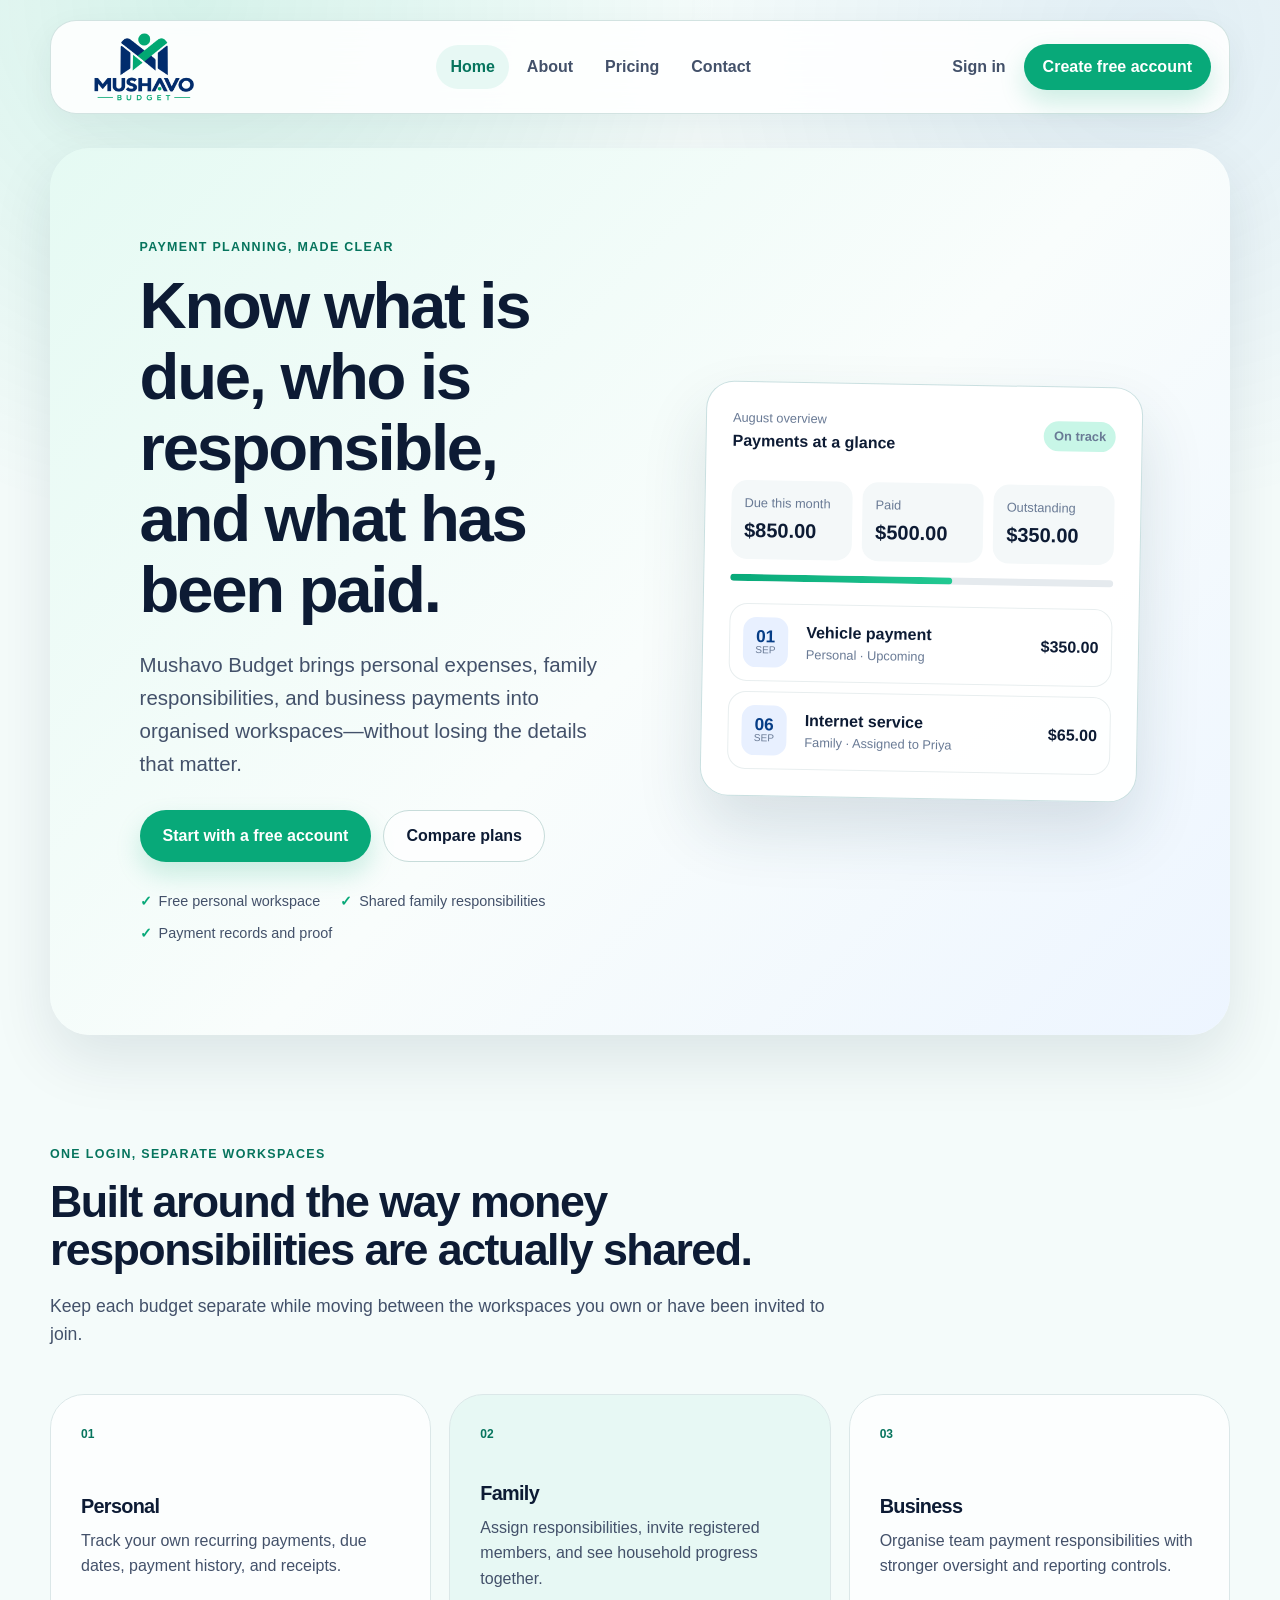
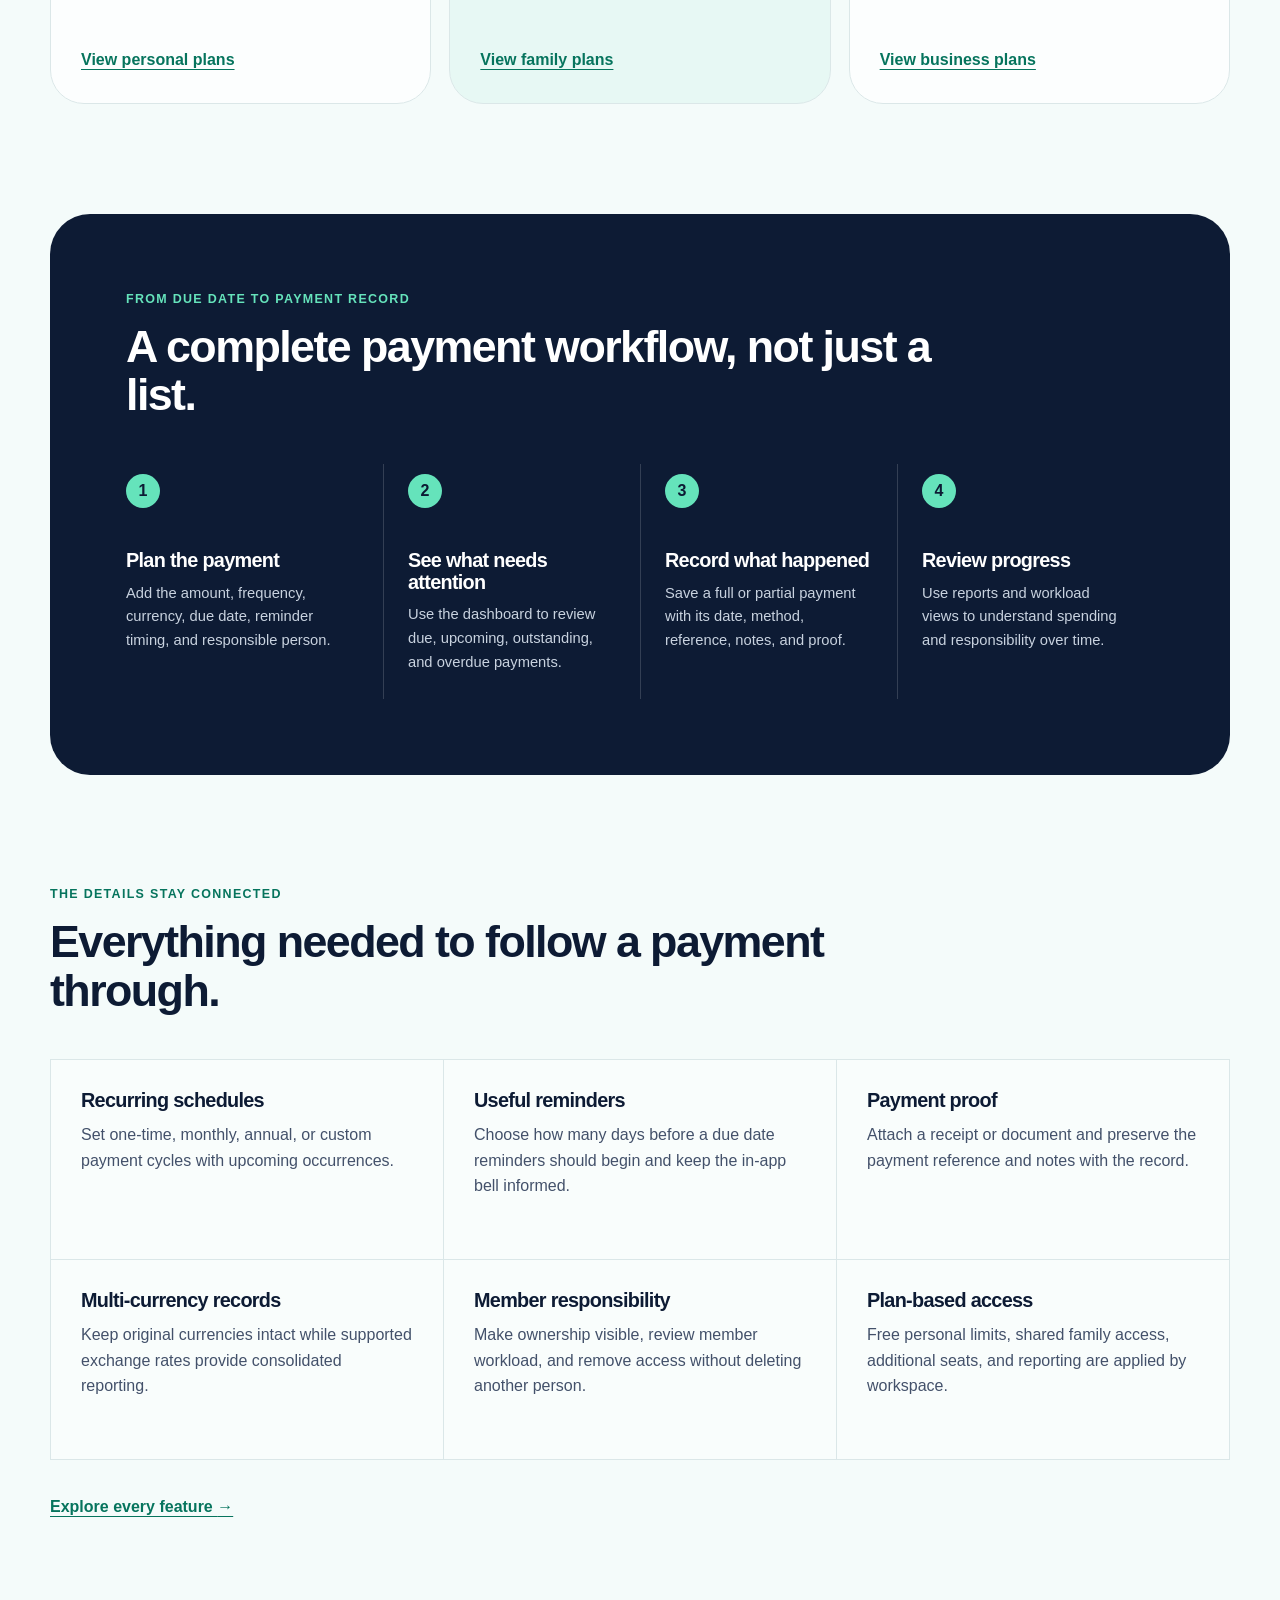
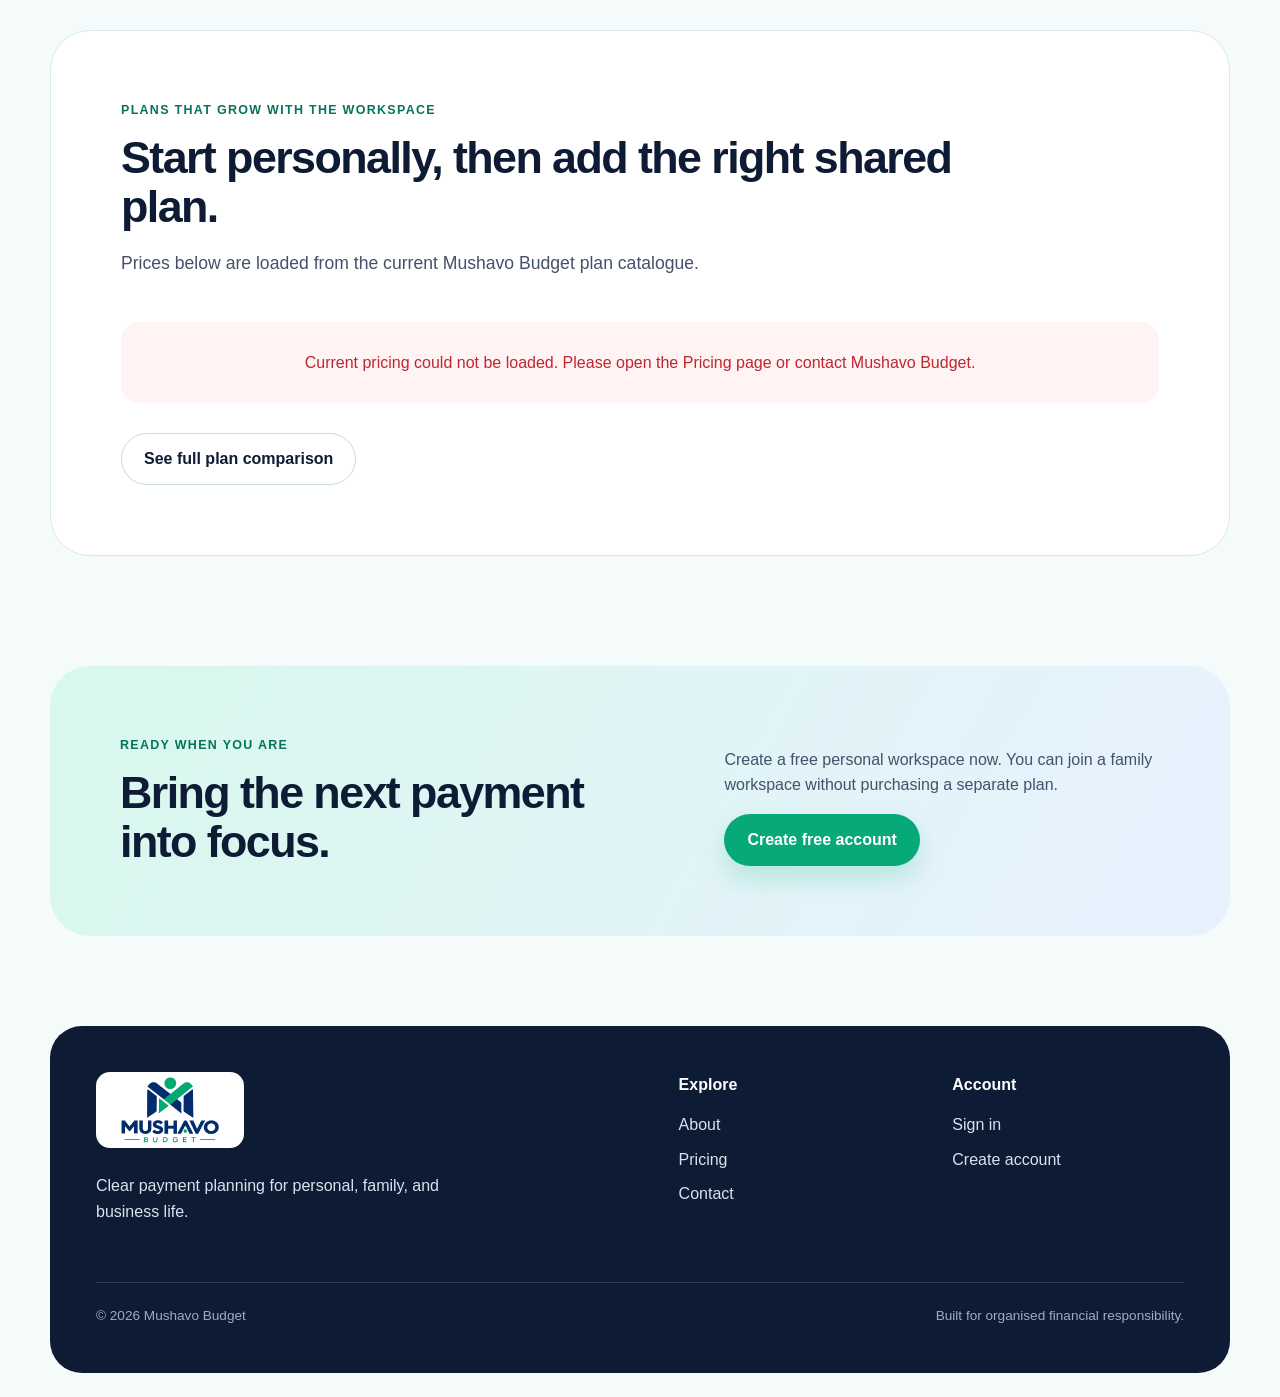
<file: index.html>
<!doctype html>
<html lang="en">
  <head>
    <meta charset="UTF-8" />
    <meta name="viewport" content="width=device-width, initial-scale=1.0" />
    <meta name="description" content="Mushavo Budget keeps personal, family, and business payments organised in one clear workspace." />
    <meta name="theme-color" content="#f5fbfa" />
    <title>Mushavo Budget | Personal, family and business payment planning</title>
    <link rel="preconnect" href="https://kttkospkblwvguuwnhjj.supabase.co" crossorigin />
    <link rel="icon" href="assets/pwa-icon-192.png" type="image/png" />
    <link rel="apple-touch-icon" href="assets/apple-touch-icon.png" />
    <link rel="manifest" href="manifest.webmanifest" />
    <link rel="stylesheet" href="site.css?v=3" />
    <script src="config.js?v=26"></script>
    <script type="module" src="site.js?v=3"></script>
  </head>
  <body data-page="home">
    <a class="site-skip" href="#mainContent">Skip to main content</a>
    <header class="site-header">
      <a class="site-brand" href="index.html" aria-label="Mushavo Budget home">
        <img src="assets/mushavo-budget-logo.png" alt="Mushavo Budget" width="178" height="120" />
      </a>
      <button class="site-menu-button" type="button" aria-expanded="false" aria-controls="siteNavigation">Menu</button>
      <nav id="siteNavigation" class="site-nav" aria-label="Main navigation">
        <a class="active" href="index.html" aria-current="page">Home</a>
        <a href="about.html">About</a>
        <a href="pricing.html">Pricing</a>
        <a href="contact.html">Contact</a>
      </nav>
      <div class="site-actions">
        <a class="text-link" href="app.html">Sign in</a>
        <a class="site-button compact" href="signup.html">Create free account</a>
      </div>
    </header>

    <main id="mainContent">
      <section class="hero-section">
        <div class="hero-copy">
          <p class="site-eyebrow">PAYMENT PLANNING, MADE CLEAR</p>
          <h1>Know what is due, who is responsible, and what has been paid.</h1>
          <p class="hero-lead">Mushavo Budget brings personal expenses, family responsibilities, and business payments into organised workspaces—without losing the details that matter.</p>
          <div class="hero-actions">
            <a class="site-button" href="signup.html">Start with a free account</a>
            <a class="secondary-button" href="pricing.html">Compare plans</a>
          </div>
          <ul class="trust-list" aria-label="Key benefits">
            <li>Free personal workspace</li>
            <li>Shared family responsibilities</li>
            <li>Payment records and proof</li>
          </ul>
        </div>
        <div class="product-preview" aria-label="Example Mushavo Budget payment overview">
          <div class="preview-heading">
            <div><span>August overview</span><strong>Payments at a glance</strong></div>
            <span class="status-pill">On track</span>
          </div>
          <div class="preview-totals">
            <div><span>Due this month</span><strong>$850.00</strong></div>
            <div><span>Paid</span><strong>$500.00</strong></div>
            <div><span>Outstanding</span><strong>$350.00</strong></div>
          </div>
          <div class="preview-progress"><span style="width: 58%"></span></div>
          <div class="preview-list">
            <article><span class="date-box"><strong>01</strong><small>SEP</small></span><div><strong>Vehicle payment</strong><small>Personal · Upcoming</small></div><b>$350.00</b></article>
            <article><span class="date-box"><strong>06</strong><small>SEP</small></span><div><strong>Internet service</strong><small>Family · Assigned to Priya</small></div><b>$65.00</b></article>
          </div>
        </div>
      </section>

      <section class="audience-section page-section" aria-labelledby="workspaceHeading">
        <div class="section-intro">
          <p class="site-eyebrow">ONE LOGIN, SEPARATE WORKSPACES</p>
          <h2 id="workspaceHeading">Built around the way money responsibilities are actually shared.</h2>
          <p>Keep each budget separate while moving between the workspaces you own or have been invited to join.</p>
        </div>
        <div class="workspace-grid">
          <article>
            <span class="workspace-number">01</span>
            <h3>Personal</h3>
            <p>Track your own recurring payments, due dates, payment history, and receipts.</p>
            <a href="pricing.html#personal-plans">View personal plans</a>
          </article>
          <article>
            <span class="workspace-number">02</span>
            <h3>Family</h3>
            <p>Assign responsibilities, invite registered members, and see household progress together.</p>
            <a href="pricing.html#family-plans">View family plans</a>
          </article>
          <article>
            <span class="workspace-number">03</span>
            <h3>Business</h3>
            <p>Organise team payment responsibilities with stronger oversight and reporting controls.</p>
            <a href="pricing.html#business-plans">View business plans</a>
          </article>
        </div>
      </section>

      <section class="workflow-section page-section" aria-labelledby="workflowHeading">
        <div class="section-intro compact-intro">
          <p class="site-eyebrow">FROM DUE DATE TO PAYMENT RECORD</p>
          <h2 id="workflowHeading">A complete payment workflow, not just a list.</h2>
        </div>
        <ol class="workflow-list">
          <li><span>1</span><div><h3>Plan the payment</h3><p>Add the amount, frequency, currency, due date, reminder timing, and responsible person.</p></div></li>
          <li><span>2</span><div><h3>See what needs attention</h3><p>Use the dashboard to review due, upcoming, outstanding, and overdue payments.</p></div></li>
          <li><span>3</span><div><h3>Record what happened</h3><p>Save a full or partial payment with its date, method, reference, notes, and proof.</p></div></li>
          <li><span>4</span><div><h3>Review progress</h3><p>Use reports and workload views to understand spending and responsibility over time.</p></div></li>
        </ol>
      </section>

      <section class="feature-section page-section" aria-labelledby="featureHeading">
        <div class="section-intro">
          <p class="site-eyebrow">THE DETAILS STAY CONNECTED</p>
          <h2 id="featureHeading">Everything needed to follow a payment through.</h2>
        </div>
        <div class="feature-list">
          <article><h3>Recurring schedules</h3><p>Set one-time, monthly, annual, or custom payment cycles with upcoming occurrences.</p></article>
          <article><h3>Useful reminders</h3><p>Choose how many days before a due date reminders should begin and keep the in-app bell informed.</p></article>
          <article><h3>Payment proof</h3><p>Attach a receipt or document and preserve the payment reference and notes with the record.</p></article>
          <article><h3>Multi-currency records</h3><p>Keep original currencies intact while supported exchange rates provide consolidated reporting.</p></article>
          <article><h3>Member responsibility</h3><p>Make ownership visible, review member workload, and remove access without deleting another person.</p></article>
          <article><h3>Plan-based access</h3><p>Free personal limits, shared family access, additional seats, and reporting are applied by workspace.</p></article>
        </div>
        <a class="inline-arrow" href="about.html">Explore every feature <span aria-hidden="true">→</span></a>
      </section>

      <section class="pricing-preview-section page-section" aria-labelledby="pricingPreviewHeading">
        <div class="section-intro compact-intro">
          <p class="site-eyebrow">PLANS THAT GROW WITH THE WORKSPACE</p>
          <h2 id="pricingPreviewHeading">Start personally, then add the right shared plan.</h2>
          <p>Prices below are loaded from the current Mushavo Budget plan catalogue.</p>
        </div>
        <div id="homePlanPreview" class="public-plan-preview" aria-live="polite">
          <div class="site-loading">Loading current plans…</div>
        </div>
        <a class="secondary-button" href="pricing.html">See full plan comparison</a>
      </section>

      <section class="closing-section page-section">
        <div><p class="site-eyebrow">READY WHEN YOU ARE</p><h2>Bring the next payment into focus.</h2></div>
        <div><p>Create a free personal workspace now. You can join a family workspace without purchasing a separate plan.</p><a class="site-button" href="signup.html">Create free account</a></div>
      </section>
    </main>

    <footer class="site-footer">
      <div class="footer-brand"><img src="assets/mushavo-budget-logo.png" alt="Mushavo Budget" width="148" height="100" /><p>Clear payment planning for personal, family, and business life.</p></div>
      <div><strong>Explore</strong><a href="about.html">About</a><a href="pricing.html">Pricing</a><a href="contact.html">Contact</a></div>
      <div><strong>Account</strong><a href="app.html">Sign in</a><a href="signup.html">Create account</a></div>
      <div class="footer-bottom"><span>© 2026 Mushavo Budget</span><span>Built for organised financial responsibility.</span></div>
    </footer>
  </body>
</html>
</file>
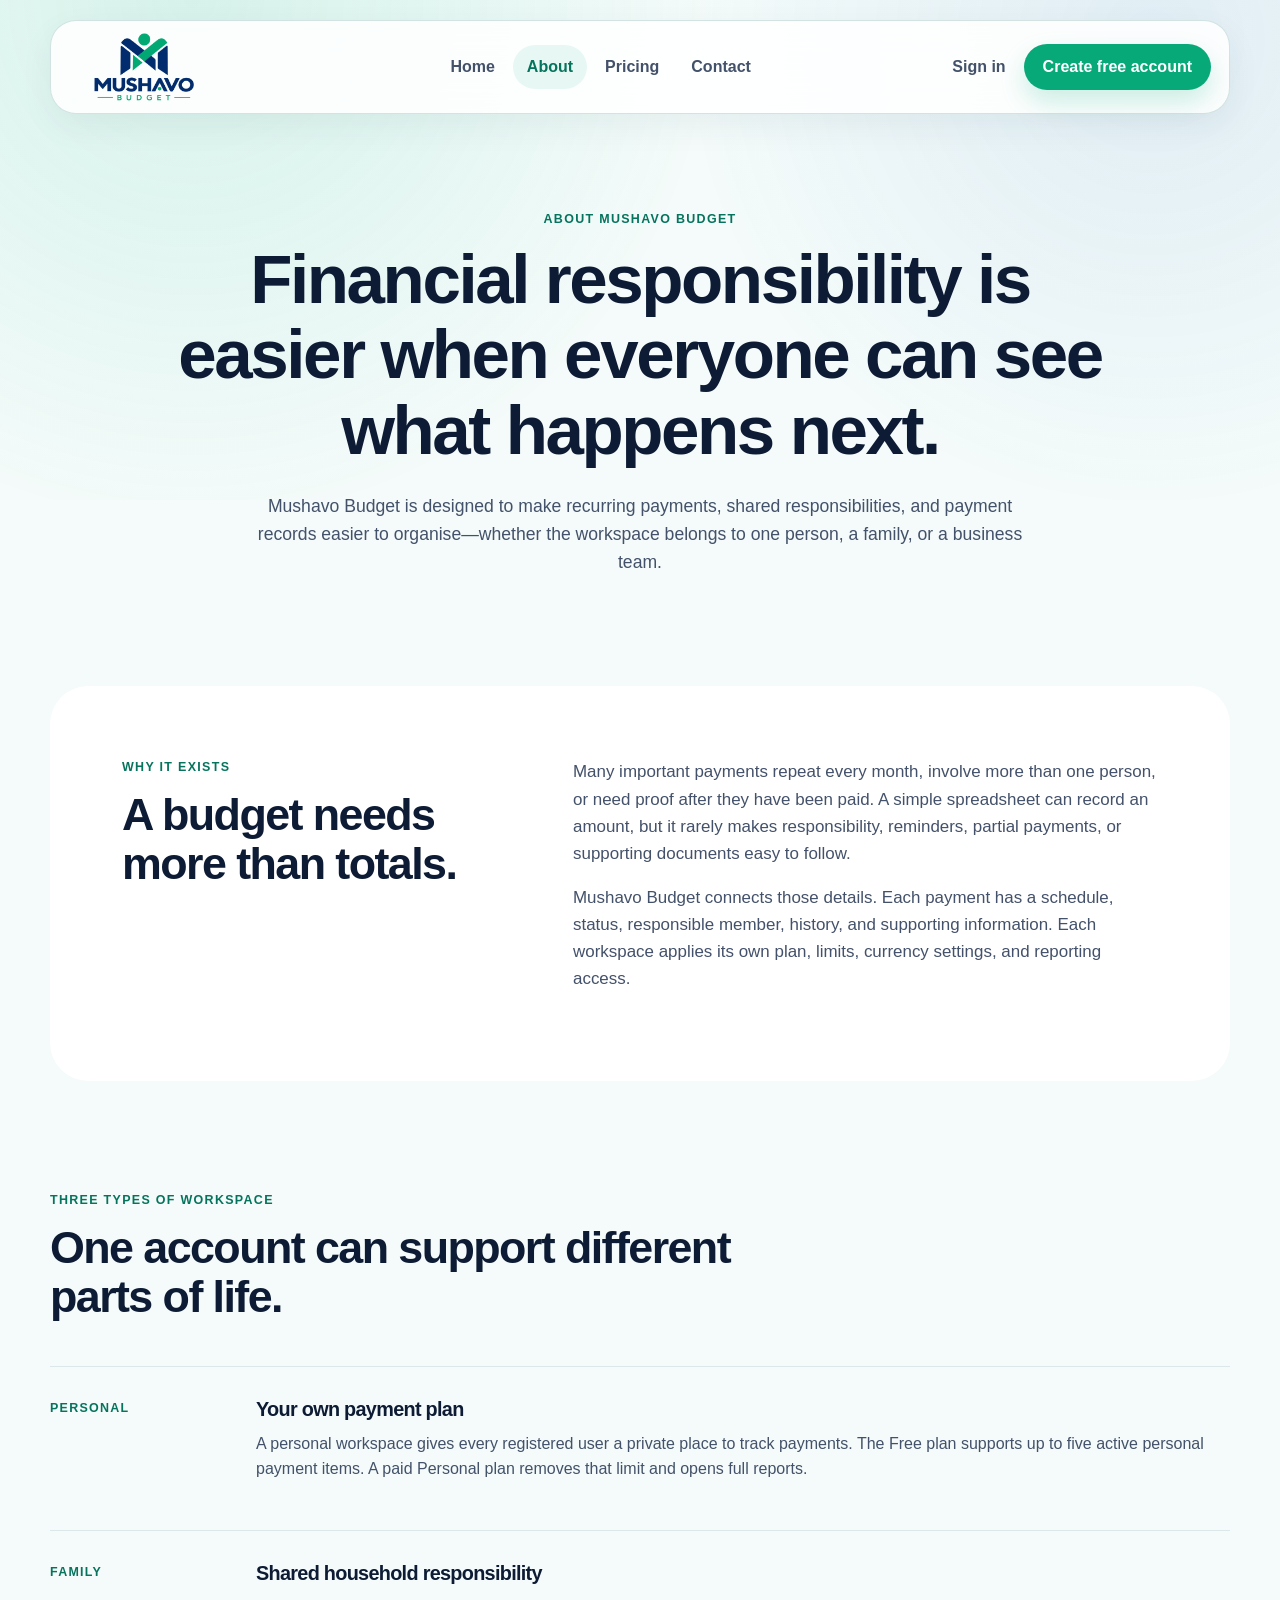
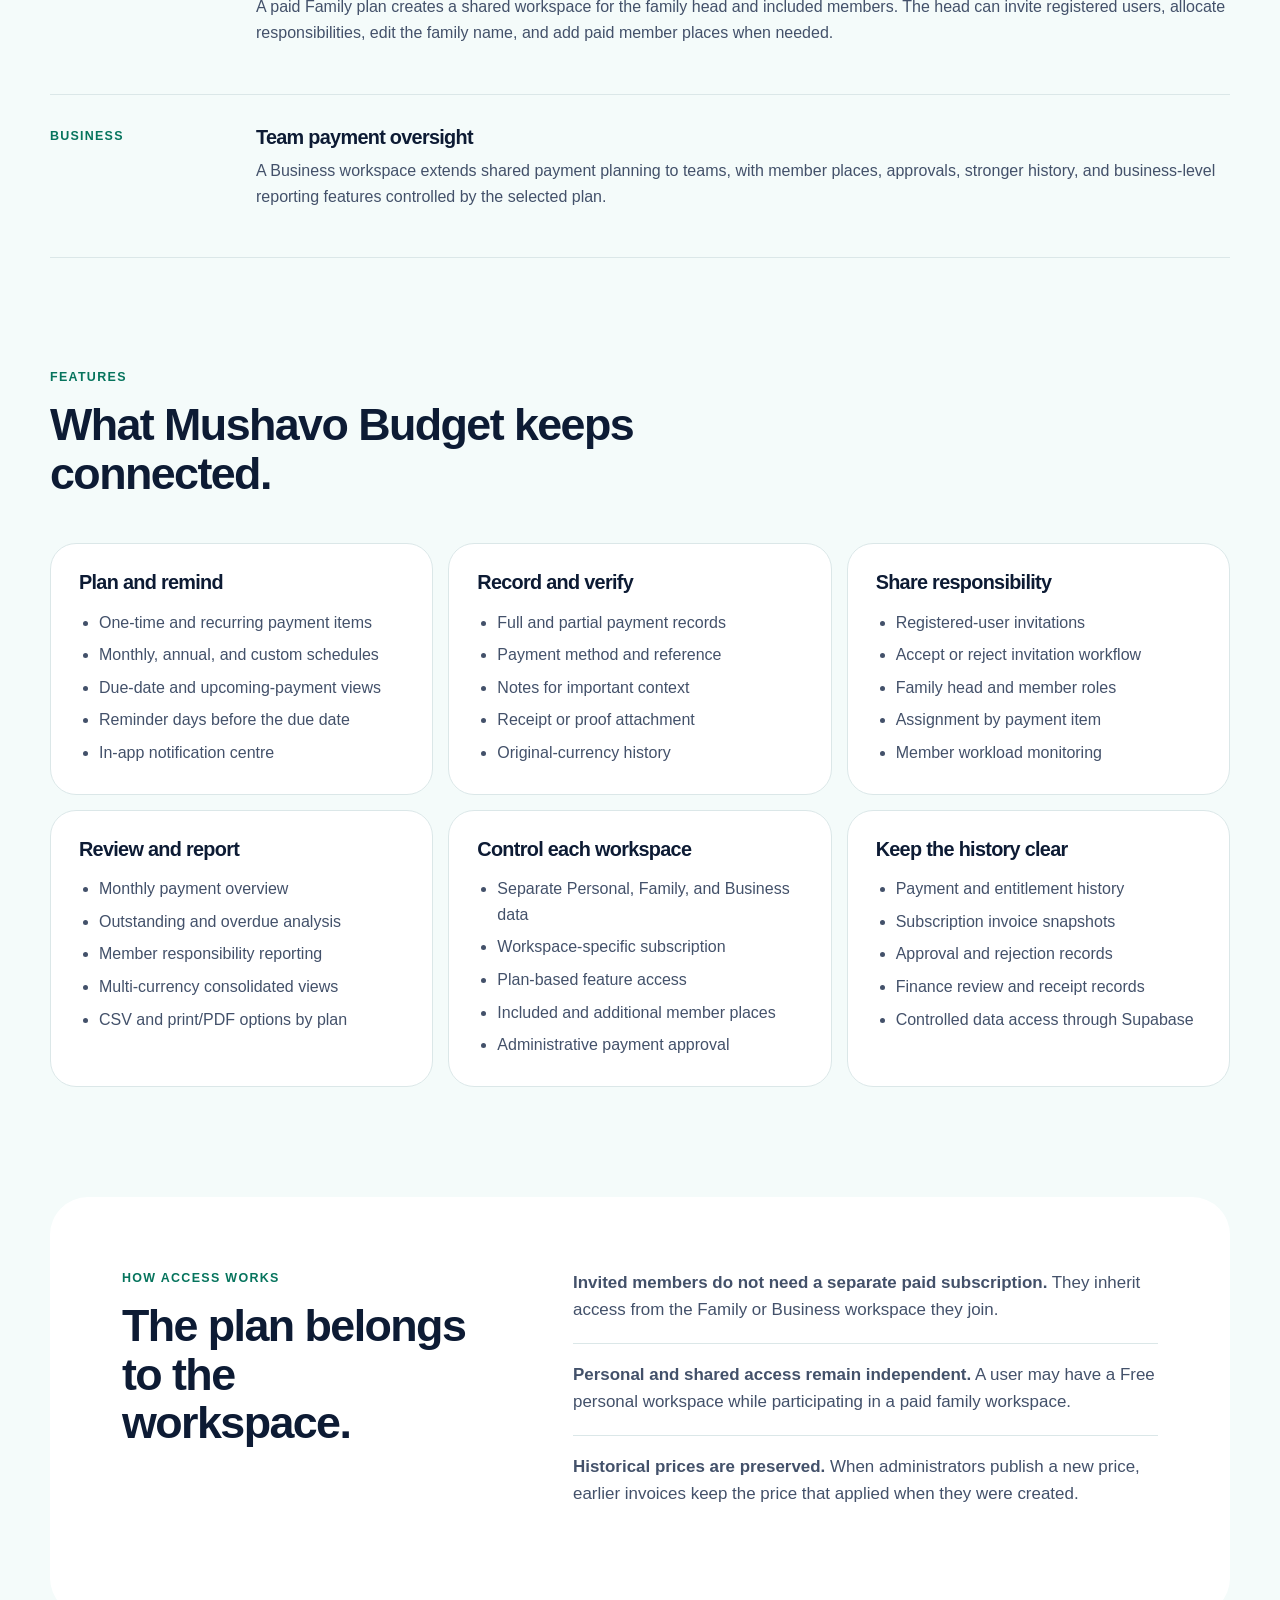
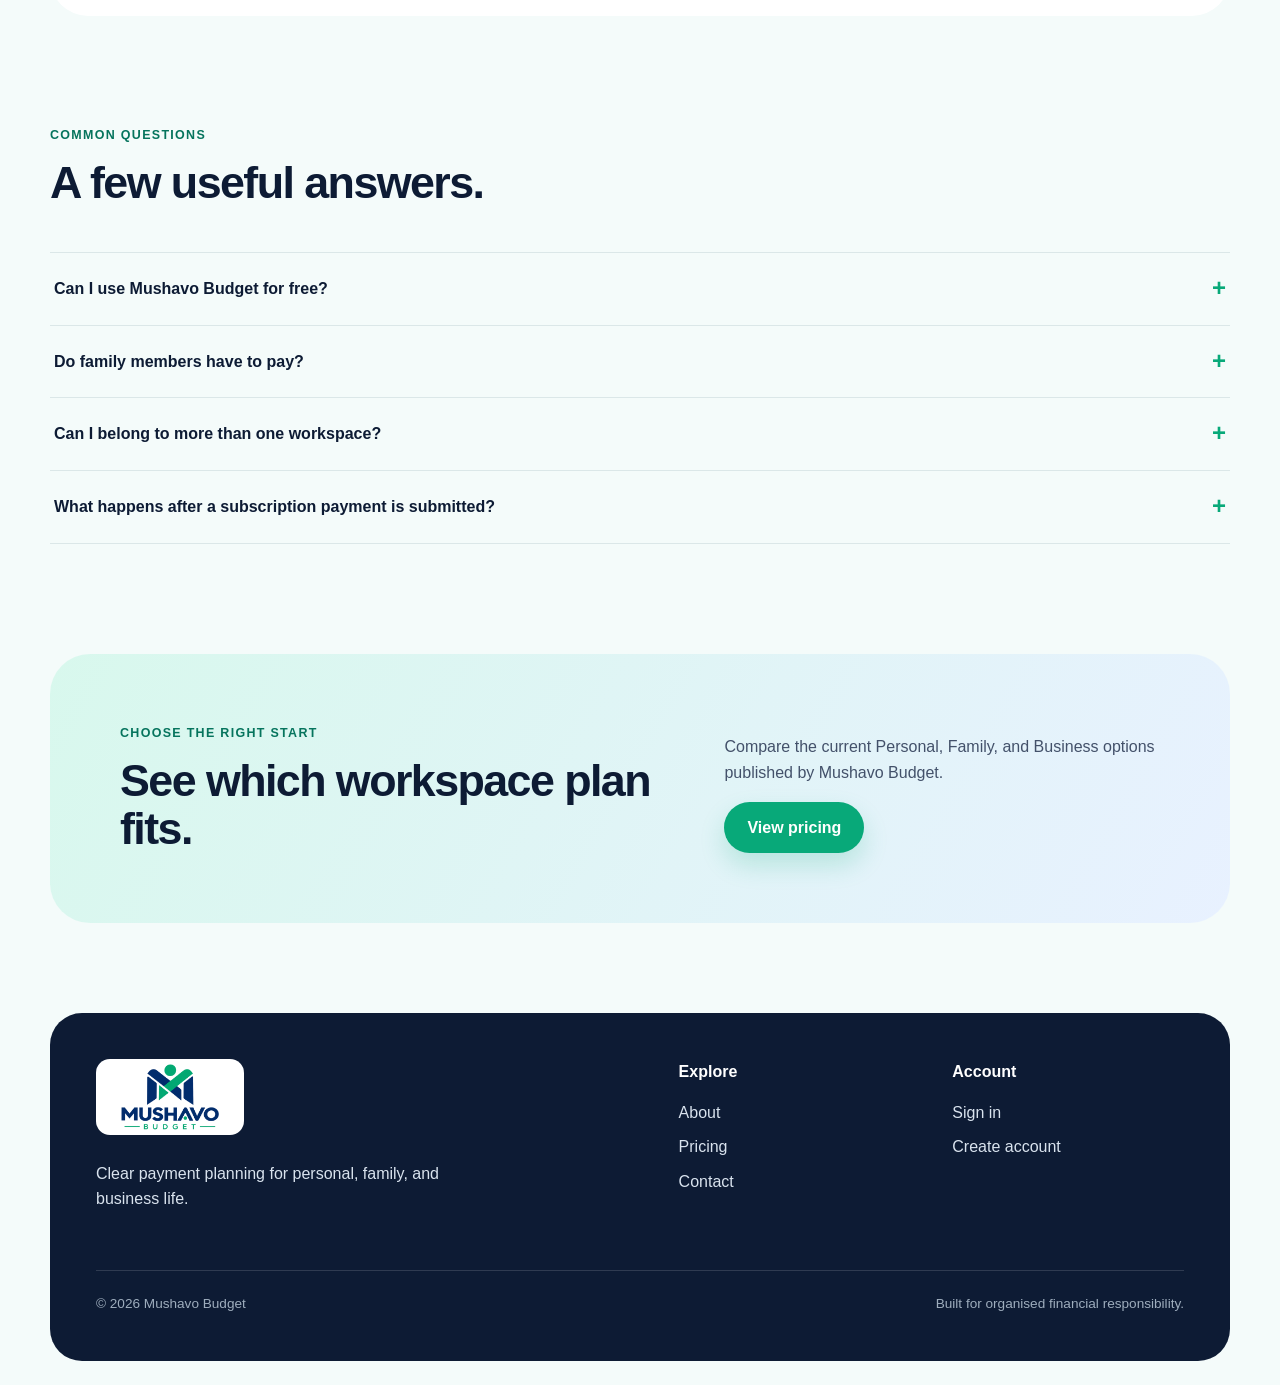
<file: about.html>
<!doctype html>
<html lang="en">
  <head>
    <meta charset="UTF-8" />
    <meta name="viewport" content="width=device-width, initial-scale=1.0" />
    <meta name="description" content="Learn how Mushavo Budget organises personal, family, and business payments." />
    <meta name="theme-color" content="#f5fbfa" />
    <title>About | Mushavo Budget</title>
    <link rel="icon" href="assets/pwa-icon-192.png" type="image/png" />
    <link rel="apple-touch-icon" href="assets/apple-touch-icon.png" />
    <link rel="manifest" href="manifest.webmanifest" />
    <link rel="stylesheet" href="site.css?v=3" />
    <script src="config.js?v=26"></script>
    <script type="module" src="site.js?v=3"></script>
  </head>
  <body data-page="about">
    <a class="site-skip" href="#mainContent">Skip to main content</a>
    <header class="site-header">
      <a class="site-brand" href="index.html" aria-label="Mushavo Budget home"><img src="assets/mushavo-budget-logo.png" alt="Mushavo Budget" width="178" height="120" /></a>
      <button class="site-menu-button" type="button" aria-expanded="false" aria-controls="siteNavigation">Menu</button>
      <nav id="siteNavigation" class="site-nav" aria-label="Main navigation"><a href="index.html">Home</a><a class="active" href="about.html" aria-current="page">About</a><a href="pricing.html">Pricing</a><a href="contact.html">Contact</a></nav>
      <div class="site-actions"><a class="text-link" href="app.html">Sign in</a><a class="site-button compact" href="signup.html">Create free account</a></div>
    </header>

    <main id="mainContent">
      <section class="page-hero about-hero">
        <p class="site-eyebrow">ABOUT MUSHAVO BUDGET</p>
        <h1>Financial responsibility is easier when everyone can see what happens next.</h1>
        <p>Mushavo Budget is designed to make recurring payments, shared responsibilities, and payment records easier to organise—whether the workspace belongs to one person, a family, or a business team.</p>
      </section>

      <section class="story-section page-section">
        <div><p class="site-eyebrow">WHY IT EXISTS</p><h2>A budget needs more than totals.</h2></div>
        <div class="story-copy"><p>Many important payments repeat every month, involve more than one person, or need proof after they have been paid. A simple spreadsheet can record an amount, but it rarely makes responsibility, reminders, partial payments, or supporting documents easy to follow.</p><p>Mushavo Budget connects those details. Each payment has a schedule, status, responsible member, history, and supporting information. Each workspace applies its own plan, limits, currency settings, and reporting access.</p></div>
      </section>

      <section class="about-workspaces page-section">
        <div class="section-intro"><p class="site-eyebrow">THREE TYPES OF WORKSPACE</p><h2>One account can support different parts of life.</h2></div>
        <div class="workspace-detail-list">
          <article><span>PERSONAL</span><div><h3>Your own payment plan</h3><p>A personal workspace gives every registered user a private place to track payments. The Free plan supports up to five active personal payment items. A paid Personal plan removes that limit and opens full reports.</p></div></article>
          <article><span>FAMILY</span><div><h3>Shared household responsibility</h3><p>A paid Family plan creates a shared workspace for the family head and included members. The head can invite registered users, allocate responsibilities, edit the family name, and add paid member places when needed.</p></div></article>
          <article><span>BUSINESS</span><div><h3>Team payment oversight</h3><p>A Business workspace extends shared payment planning to teams, with member places, approvals, stronger history, and business-level reporting features controlled by the selected plan.</p></div></article>
        </div>
      </section>

      <section class="capabilities-section page-section">
        <div class="section-intro"><p class="site-eyebrow">FEATURES</p><h2>What Mushavo Budget keeps connected.</h2></div>
        <div class="capability-groups">
          <article><h3>Plan and remind</h3><ul><li>One-time and recurring payment items</li><li>Monthly, annual, and custom schedules</li><li>Due-date and upcoming-payment views</li><li>Reminder days before the due date</li><li>In-app notification centre</li></ul></article>
          <article><h3>Record and verify</h3><ul><li>Full and partial payment records</li><li>Payment method and reference</li><li>Notes for important context</li><li>Receipt or proof attachment</li><li>Original-currency history</li></ul></article>
          <article><h3>Share responsibility</h3><ul><li>Registered-user invitations</li><li>Accept or reject invitation workflow</li><li>Family head and member roles</li><li>Assignment by payment item</li><li>Member workload monitoring</li></ul></article>
          <article><h3>Review and report</h3><ul><li>Monthly payment overview</li><li>Outstanding and overdue analysis</li><li>Member responsibility reporting</li><li>Multi-currency consolidated views</li><li>CSV and print/PDF options by plan</li></ul></article>
          <article><h3>Control each workspace</h3><ul><li>Separate Personal, Family, and Business data</li><li>Workspace-specific subscription</li><li>Plan-based feature access</li><li>Included and additional member places</li><li>Administrative payment approval</li></ul></article>
          <article><h3>Keep the history clear</h3><ul><li>Payment and entitlement history</li><li>Subscription invoice snapshots</li><li>Approval and rejection records</li><li>Finance review and receipt records</li><li>Controlled data access through Supabase</li></ul></article>
        </div>
      </section>

      <section class="principles-section page-section">
        <div><p class="site-eyebrow">HOW ACCESS WORKS</p><h2>The plan belongs to the workspace.</h2></div>
        <div class="principle-list"><p><strong>Invited members do not need a separate paid subscription.</strong> They inherit access from the Family or Business workspace they join.</p><p><strong>Personal and shared access remain independent.</strong> A user may have a Free personal workspace while participating in a paid family workspace.</p><p><strong>Historical prices are preserved.</strong> When administrators publish a new price, earlier invoices keep the price that applied when they were created.</p></div>
      </section>

      <section class="faq-section page-section" aria-labelledby="faqHeading">
        <div class="section-intro compact-intro"><p class="site-eyebrow">COMMON QUESTIONS</p><h2 id="faqHeading">A few useful answers.</h2></div>
        <div class="faq-list">
          <details><summary>Can I use Mushavo Budget for free?</summary><p>Yes. Every registered user starts with a personal Free workspace that supports up to five active personal payment items.</p></details>
          <details><summary>Do family members have to pay?</summary><p>No. Invited members use the access provided by the paid Family workspace. The family head pays for the plan and any additional member places.</p></details>
          <details><summary>Can I belong to more than one workspace?</summary><p>Yes. The workspace switcher keeps Personal, Family, and Business information separate under the same login.</p></details>
          <details><summary>What happens after a subscription payment is submitted?</summary><p>The payment and proof are reviewed by Mushavo Budget finance staff. Approval activates or extends the plan and preserves an invoice and review record.</p></details>
        </div>
      </section>

      <section class="closing-section page-section"><div><p class="site-eyebrow">CHOOSE THE RIGHT START</p><h2>See which workspace plan fits.</h2></div><div><p>Compare the current Personal, Family, and Business options published by Mushavo Budget.</p><a class="site-button" href="pricing.html">View pricing</a></div></section>
    </main>

    <footer class="site-footer"><div class="footer-brand"><img src="assets/mushavo-budget-logo.png" alt="Mushavo Budget" width="148" height="100" /><p>Clear payment planning for personal, family, and business life.</p></div><div><strong>Explore</strong><a href="about.html">About</a><a href="pricing.html">Pricing</a><a href="contact.html">Contact</a></div><div><strong>Account</strong><a href="app.html">Sign in</a><a href="signup.html">Create account</a></div><div class="footer-bottom"><span>© 2026 Mushavo Budget</span><span>Built for organised financial responsibility.</span></div></footer>
  </body>
</html>
</file>
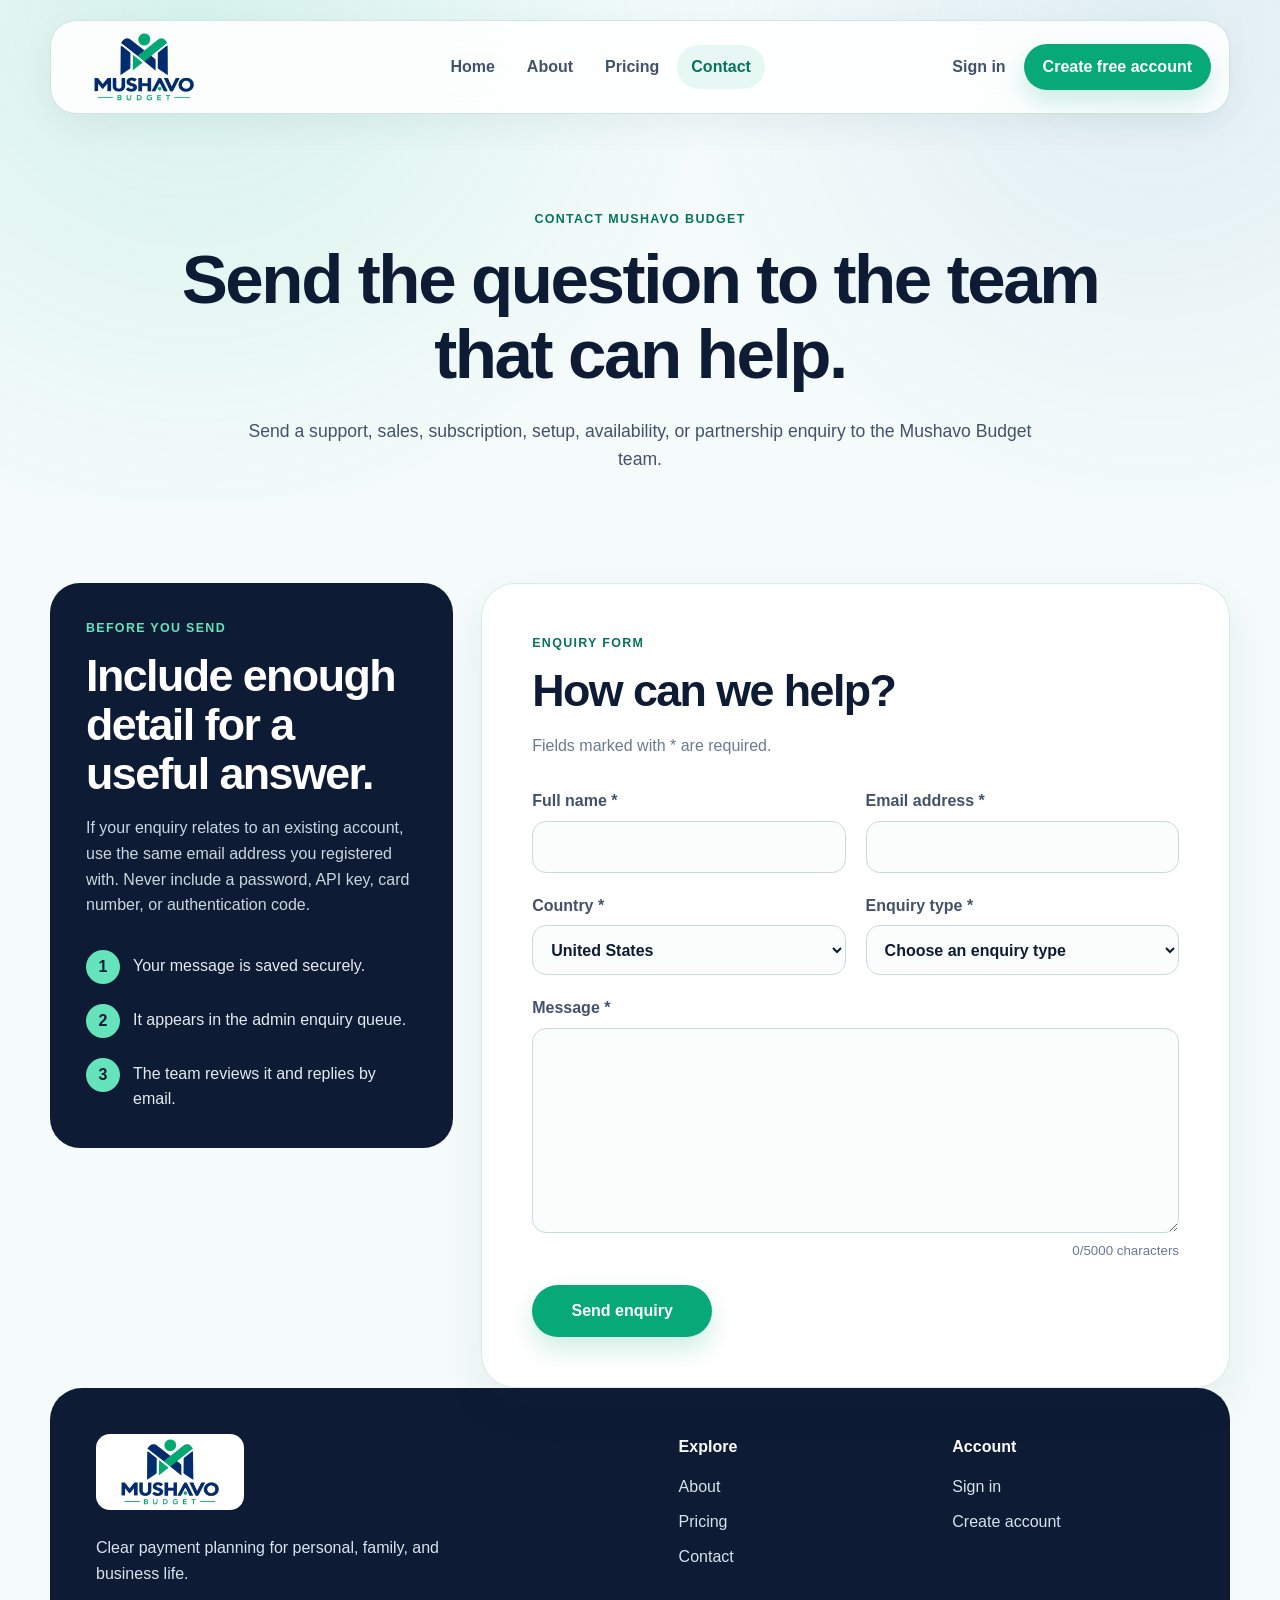
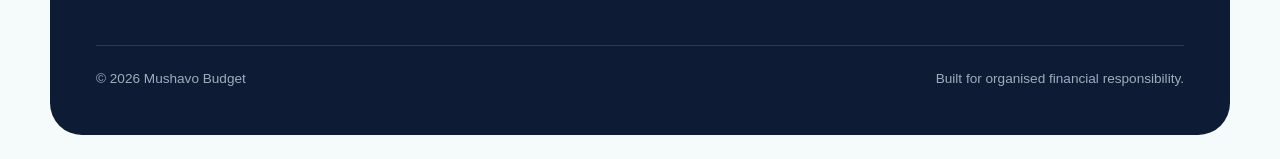
<file: contact.html>
<!doctype html>
<html lang="en">
  <head>
    <meta charset="UTF-8" />
    <meta name="viewport" content="width=device-width, initial-scale=1.0" />
    <meta name="description" content="Send a pricing, account, payment, or general enquiry to Mushavo Budget." />
    <meta name="theme-color" content="#f5fbfa" />
    <title>Contact | Mushavo Budget</title>
    <link rel="preconnect" href="https://kttkospkblwvguuwnhjj.supabase.co" crossorigin />
    <link rel="icon" href="assets/pwa-icon-192.png" type="image/png" />
    <link rel="apple-touch-icon" href="assets/apple-touch-icon.png" />
    <link rel="manifest" href="manifest.webmanifest" />
    <link rel="stylesheet" href="site.css?v=3" />
    <script src="config.js?v=26"></script>
    <script type="module" src="site.js?v=3"></script>
  </head>
  <body data-page="contact">
    <a class="site-skip" href="#mainContent">Skip to main content</a>
    <header class="site-header">
      <a class="site-brand" href="index.html" aria-label="Mushavo Budget home"><img src="assets/mushavo-budget-logo.png" alt="Mushavo Budget" width="178" height="120" /></a>
      <button class="site-menu-button" type="button" aria-expanded="false" aria-controls="siteNavigation">Menu</button>
      <nav id="siteNavigation" class="site-nav" aria-label="Main navigation"><a href="index.html">Home</a><a href="about.html">About</a><a href="pricing.html">Pricing</a><a class="active" href="contact.html" aria-current="page">Contact</a></nav>
      <div class="site-actions"><a class="text-link" href="app.html">Sign in</a><a class="site-button compact" href="signup.html">Create free account</a></div>
    </header>

    <main id="mainContent">
      <section class="page-hero contact-hero">
        <p class="site-eyebrow">CONTACT MUSHAVO BUDGET</p>
        <h1>Send the question to the team that can help.</h1>
        <p>Send a support, sales, subscription, setup, availability, or partnership enquiry to the Mushavo Budget team.</p>
      </section>

      <section class="contact-layout page-section">
        <aside class="contact-guidance">
          <p class="site-eyebrow">BEFORE YOU SEND</p>
          <h2>Include enough detail for a useful answer.</h2>
          <p>If your enquiry relates to an existing account, use the same email address you registered with. Never include a password, API key, card number, or authentication code.</p>
          <div class="response-steps"><div><span>1</span><p>Your message is saved securely.</p></div><div><span>2</span><p>It appears in the admin enquiry queue.</p></div><div><span>3</span><p>The team reviews it and replies by email.</p></div></div>
        </aside>

        <section class="contact-form-panel" aria-labelledby="enquiryHeading">
          <div id="enquirySuccess" class="enquiry-success hidden" tabindex="-1"><p class="site-eyebrow">ENQUIRY RECEIVED</p><h2>Enquiry submitted.</h2><p>The Mushavo Budget team will review it.</p><button class="secondary-button" type="button" data-new-enquiry>Send another enquiry</button></div>
          <form id="enquiryForm" novalidate>
            <div class="form-heading"><p class="site-eyebrow">ENQUIRY FORM</p><h2 id="enquiryHeading">How can we help?</h2><p>Fields marked with * are required.</p></div>
            <div class="public-form-grid">
              <label for="enquiryName">Full name *<input id="enquiryName" name="full_name" autocomplete="name" maxlength="120" required /></label>
              <label for="enquiryEmail">Email address *<input id="enquiryEmail" name="email" type="email" autocomplete="email" maxlength="254" required /></label>
              <label for="enquiryCountry">Country *<select id="enquiryCountry" name="country_code" autocomplete="country" required><option value="">Choose your country</option></select></label>
              <label for="enquiryCategory">Enquiry type *<select id="enquiryCategory" name="enquiry_type" required><option value="">Choose an enquiry type</option><option value="support">Support</option><option value="sales">Sales</option><option value="subscription_renewal">Subscription renewal</option><option value="setup_help">Setup help</option><option value="country_availability">Country availability</option><option value="partnership">Partnership</option></select></label>
              <label class="full" for="enquiryMessage">Message *<textarea id="enquiryMessage" name="message" rows="7" minlength="10" maxlength="5000" required></textarea><small><span id="enquiryMessageCount">0</span>/5000 characters</small></label>
              <label class="form-honeypot" aria-hidden="true">Leave this field empty<input id="enquiryWebsite" name="website" tabindex="-1" autocomplete="off" /></label>
            </div>
            <div id="enquiryError" class="form-error hidden" role="alert"></div>
            <button id="enquirySubmit" class="site-button" type="submit">Send enquiry</button>
          </form>
        </section>
      </section>
    </main>

    <footer class="site-footer"><div class="footer-brand"><img src="assets/mushavo-budget-logo.png" alt="Mushavo Budget" width="148" height="100" /><p>Clear payment planning for personal, family, and business life.</p></div><div><strong>Explore</strong><a href="about.html">About</a><a href="pricing.html">Pricing</a><a href="contact.html">Contact</a></div><div><strong>Account</strong><a href="app.html">Sign in</a><a href="signup.html">Create account</a></div><div class="footer-bottom"><span>© 2026 Mushavo Budget</span><span>Built for organised financial responsibility.</span></div></footer>
  </body>
</html>
</file>
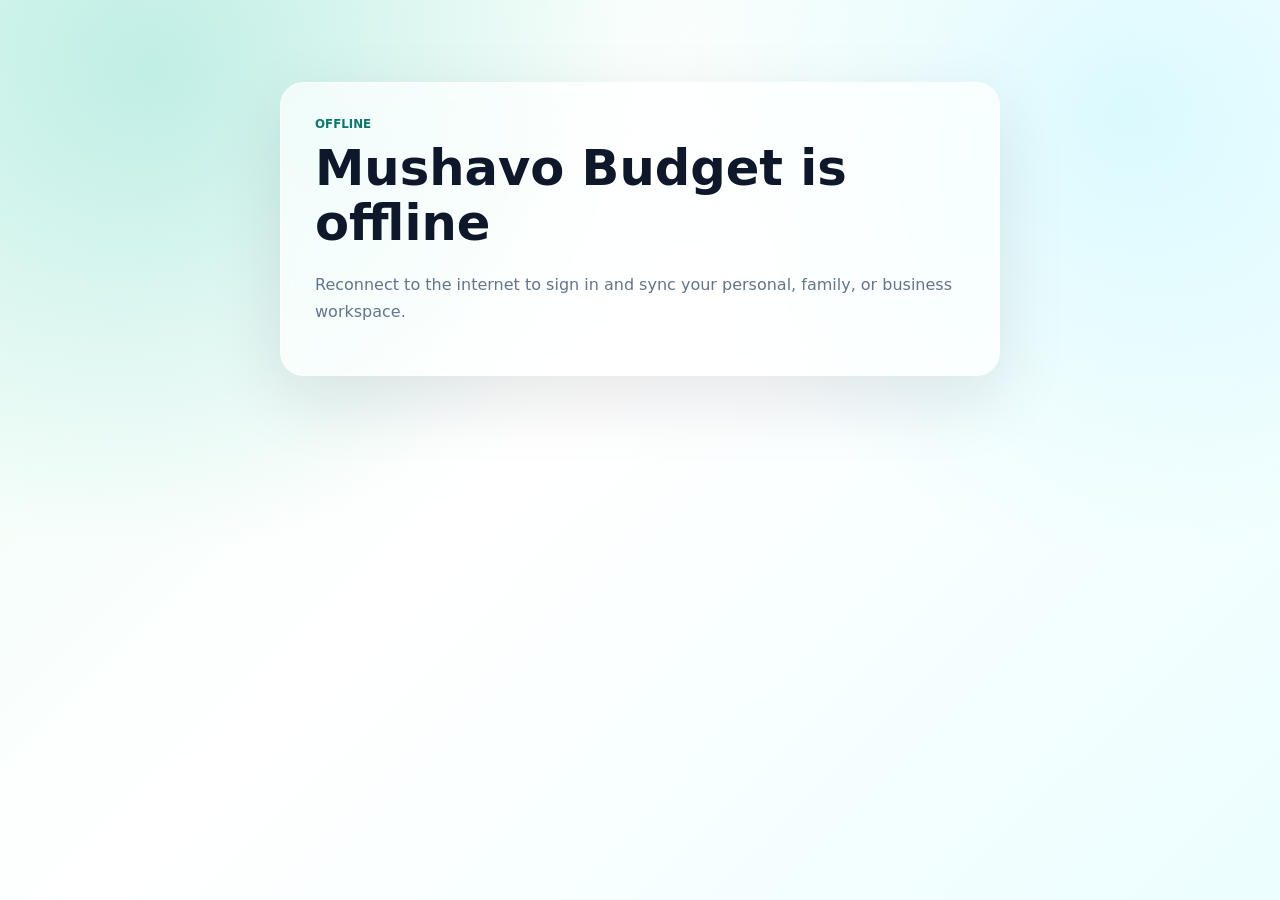
<file: offline.html>
<!doctype html>
<html lang="en">
  <head>
    <meta charset="UTF-8" />
    <meta name="viewport" content="width=device-width, initial-scale=1.0" />
    <title>Mushavo Budget offline</title>
    <link rel="stylesheet" href="styles.css?v=45" />
  </head>
  <body>
    <main class="workspace">
      <section class="setup-panel">
        <div class="panel-heading">
          <p class="eyebrow">Offline</p>
          <h1>Mushavo Budget is offline</h1>
        </div>
        <p class="muted-copy">Reconnect to the internet to sign in and sync your personal, family, or business workspace.</p>
      </section>
    </main>
  </body>
</html>
</file>
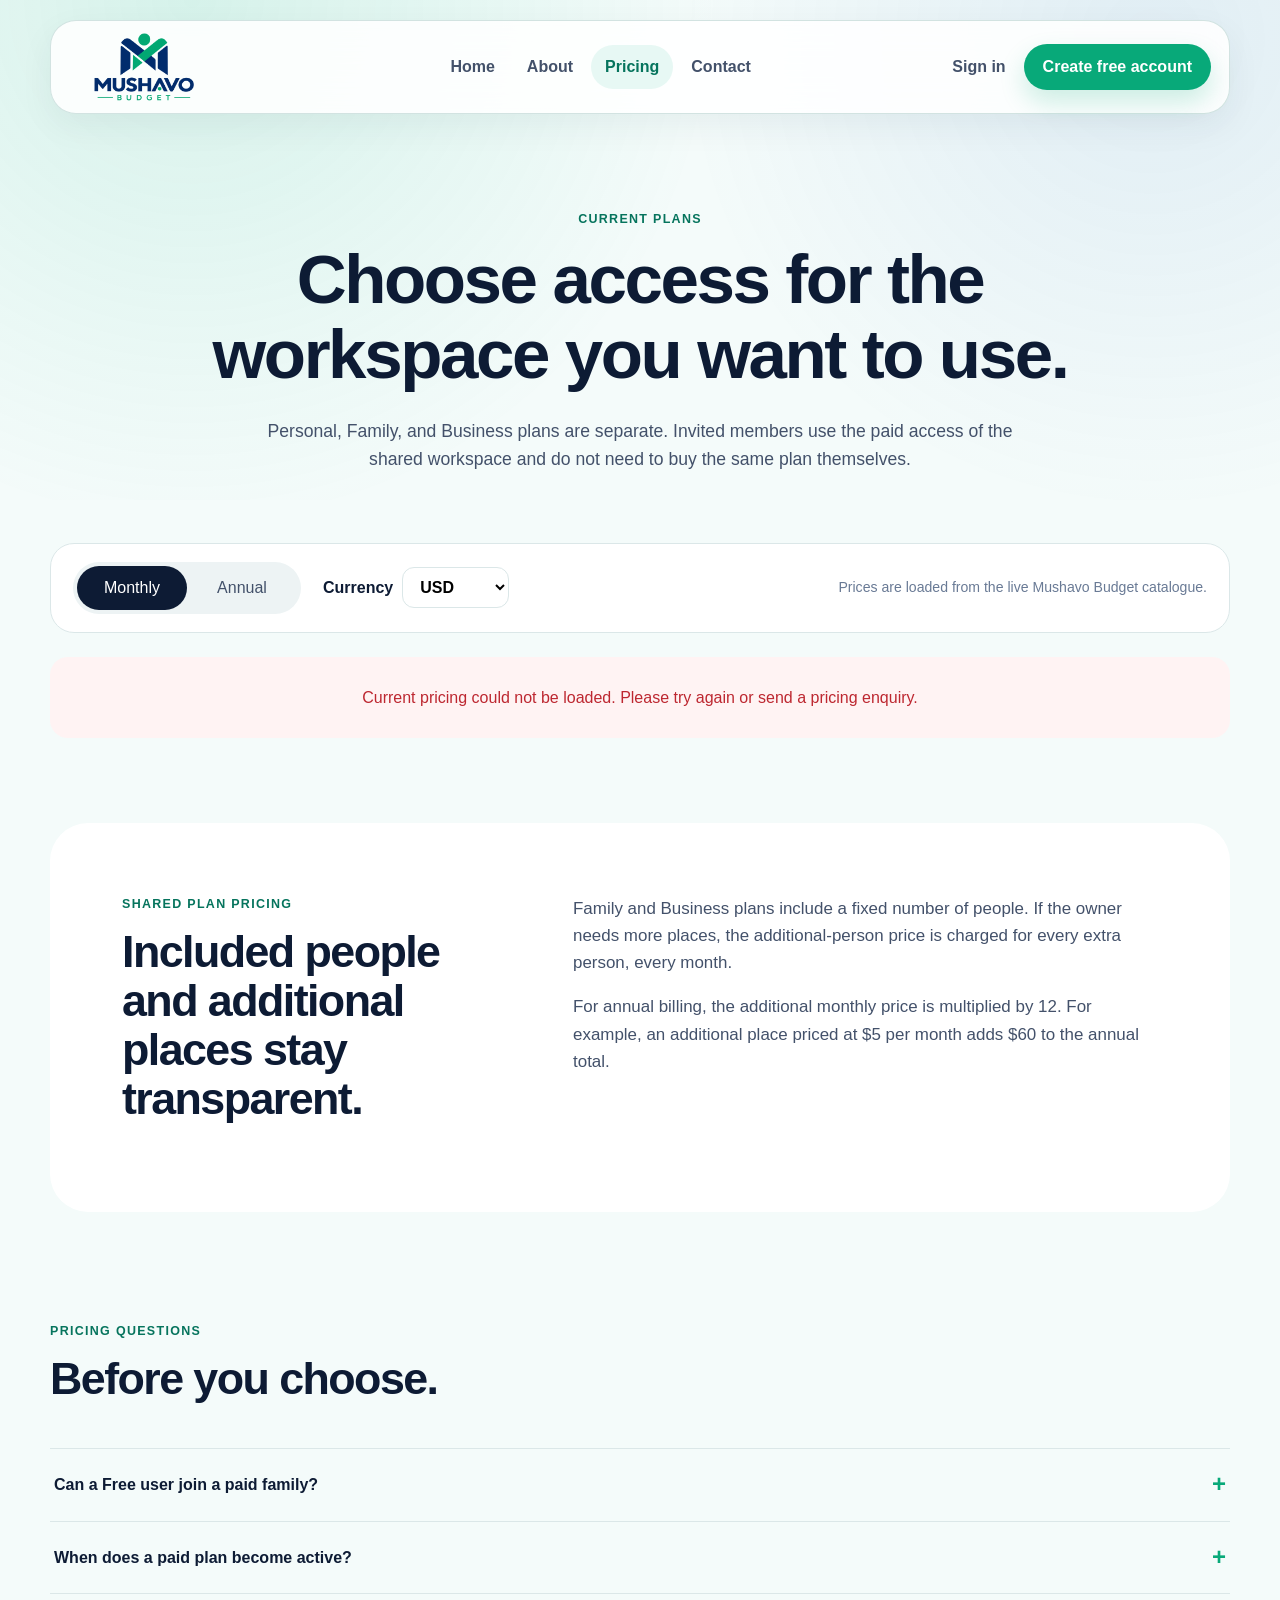
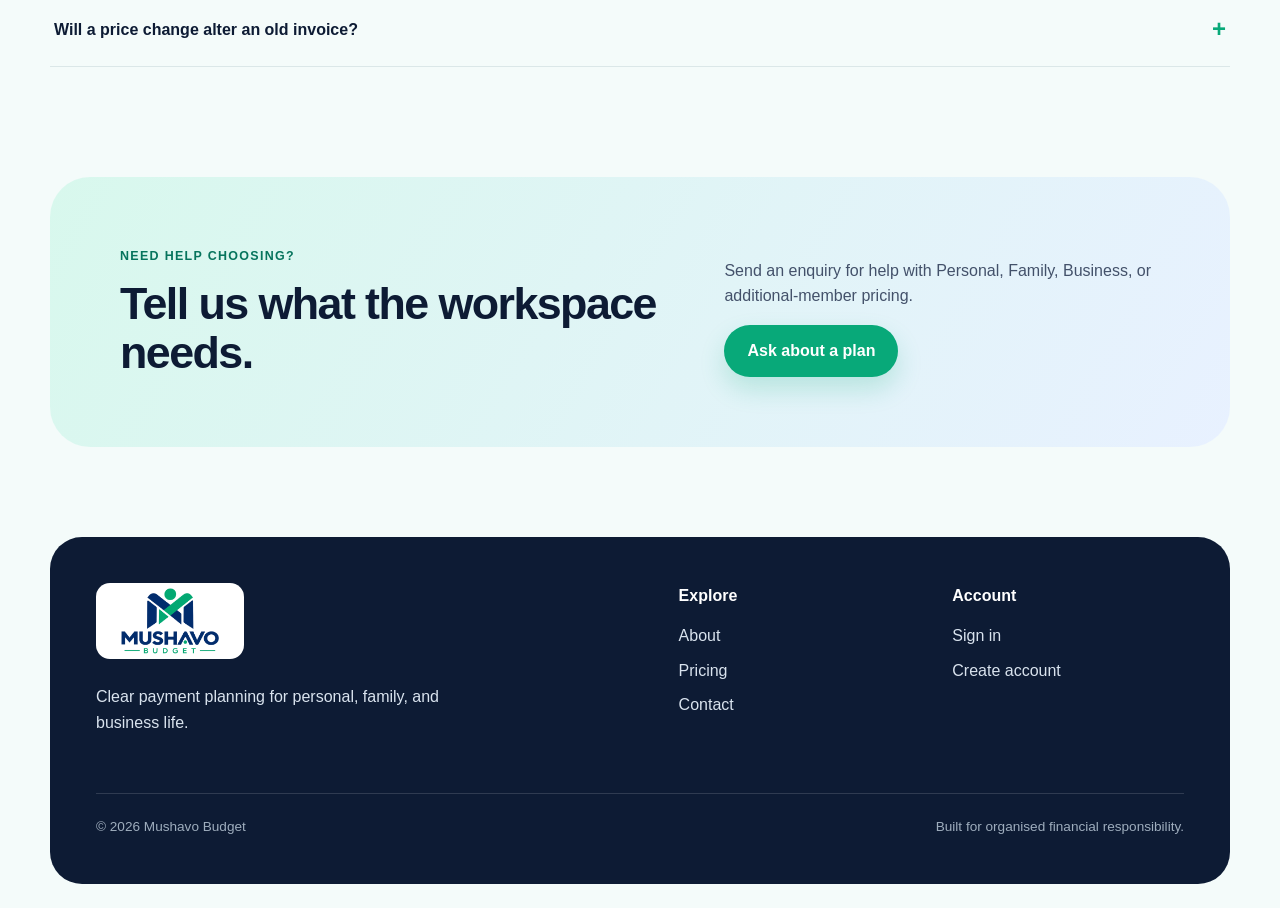
<file: pricing.html>
<!doctype html>
<html lang="en">
  <head>
    <meta charset="UTF-8" />
    <meta name="viewport" content="width=device-width, initial-scale=1.0" />
    <meta name="description" content="Compare current Mushavo Budget Personal, Family, and Business plans." />
    <meta name="theme-color" content="#f5fbfa" />
    <title>Pricing | Mushavo Budget</title>
    <link rel="preconnect" href="https://kttkospkblwvguuwnhjj.supabase.co" crossorigin />
    <link rel="icon" href="assets/pwa-icon-192.png" type="image/png" />
    <link rel="apple-touch-icon" href="assets/apple-touch-icon.png" />
    <link rel="manifest" href="manifest.webmanifest" />
    <link rel="stylesheet" href="site.css?v=3" />
    <script src="config.js?v=26"></script>
    <script type="module" src="site.js?v=3"></script>
  </head>
  <body data-page="pricing">
    <a class="site-skip" href="#mainContent">Skip to main content</a>
    <header class="site-header">
      <a class="site-brand" href="index.html" aria-label="Mushavo Budget home"><img src="assets/mushavo-budget-logo.png" alt="Mushavo Budget" width="178" height="120" /></a>
      <button class="site-menu-button" type="button" aria-expanded="false" aria-controls="siteNavigation">Menu</button>
      <nav id="siteNavigation" class="site-nav" aria-label="Main navigation"><a href="index.html">Home</a><a href="about.html">About</a><a class="active" href="pricing.html" aria-current="page">Pricing</a><a href="contact.html">Contact</a></nav>
      <div class="site-actions"><a class="text-link" href="app.html">Sign in</a><a class="site-button compact" href="signup.html">Create free account</a></div>
    </header>

    <main id="mainContent">
      <section class="page-hero pricing-hero">
        <p class="site-eyebrow">CURRENT PLANS</p>
        <h1>Choose access for the workspace you want to use.</h1>
        <p>Personal, Family, and Business plans are separate. Invited members use the paid access of the shared workspace and do not need to buy the same plan themselves.</p>
      </section>

      <section class="pricing-controls page-section" aria-label="Pricing options">
        <div class="billing-toggle" role="group" aria-label="Billing period"><button class="active" type="button" data-billing-period="monthly">Monthly</button><button type="button" data-billing-period="annual">Annual</button></div>
        <label for="publicPricingCurrency">Currency<select id="publicPricingCurrency"><option value="USD">USD</option></select></label>
        <p id="pricingUpdated" class="pricing-note">Prices are loaded from the live Mushavo Budget catalogue.</p>
      </section>

      <section class="public-pricing-section page-section">
        <div id="publicPlanCatalogue" class="public-plan-catalogue" aria-live="polite"><div class="site-loading">Loading current plans…</div></div>
      </section>

      <section class="pricing-explainer page-section">
        <div><p class="site-eyebrow">SHARED PLAN PRICING</p><h2>Included people and additional places stay transparent.</h2></div>
        <div><p>Family and Business plans include a fixed number of people. If the owner needs more places, the additional-person price is charged for every extra person, every month.</p><p>For annual billing, the additional monthly price is multiplied by 12. For example, an additional place priced at $5 per month adds $60 to the annual total.</p></div>
      </section>

      <section class="faq-section page-section">
        <div class="section-intro compact-intro"><p class="site-eyebrow">PRICING QUESTIONS</p><h2>Before you choose.</h2></div>
        <div class="faq-list">
          <details><summary>Can a Free user join a paid family?</summary><p>Yes. Their personal workspace can remain Free while the Family workspace gives them shared access.</p></details>
          <details><summary>When does a paid plan become active?</summary><p>After the workspace owner submits payment details and any proof, Mushavo Budget finance staff review the request. Access begins when it is approved.</p></details>
          <details><summary>Will a price change alter an old invoice?</summary><p>No. Every submitted subscription invoice stores the plan price and member calculation that applied at the time.</p></details>
        </div>
      </section>

      <section class="closing-section page-section"><div><p class="site-eyebrow">NEED HELP CHOOSING?</p><h2>Tell us what the workspace needs.</h2></div><div><p>Send an enquiry for help with Personal, Family, Business, or additional-member pricing.</p><a class="site-button" href="contact.html?category=pricing">Ask about a plan</a></div></section>
    </main>

    <footer class="site-footer"><div class="footer-brand"><img src="assets/mushavo-budget-logo.png" alt="Mushavo Budget" width="148" height="100" /><p>Clear payment planning for personal, family, and business life.</p></div><div><strong>Explore</strong><a href="about.html">About</a><a href="pricing.html">Pricing</a><a href="contact.html">Contact</a></div><div><strong>Account</strong><a href="app.html">Sign in</a><a href="signup.html">Create account</a></div><div class="footer-bottom"><span>© 2026 Mushavo Budget</span><span>Built for organised financial responsibility.</span></div></footer>
  </body>
</html>
</file>
<file: site.css>
/* Mushavo Budget public website stylesheet — release 3 */
:root {
  --ink: #0d1b34;
  --ink-soft: #43516a;
  --muted: #697a95;
  --line: #dbe7e8;
  --line-strong: #c7dcda;
  --paper: #ffffff;
  --wash: #f4fbfa;
  --wash-strong: #e7f8f4;
  --green: #08a979;
  --green-dark: #06745d;
  --green-light: #c8f6e7;
  --blue: #063d86;
  --blue-light: #e8f0ff;
  --orange: #e67732;
  --danger: #bd2730;
  --radius-sm: 14px;
  --radius-md: 22px;
  --radius-lg: 34px;
  --shadow: 0 24px 60px rgba(13, 39, 54, 0.1);
  --page: min(1180px, calc(100% - 48px));
}

* { box-sizing: border-box; }
html { scroll-behavior: smooth; }
body {
  margin: 0;
  color: var(--ink);
  background: var(--wash);
  font-family: Inter, ui-sans-serif, -apple-system, BlinkMacSystemFont, "Segoe UI", sans-serif;
  font-size: 16px;
  line-height: 1.6;
  -webkit-font-smoothing: antialiased;
}
body::before {
  position: fixed;
  inset: 0 0 auto;
  height: 500px;
  z-index: -1;
  content: "";
  background: radial-gradient(circle at 15% 0%, rgba(10, 185, 132, 0.13), transparent 44%), radial-gradient(circle at 90% 8%, rgba(30, 102, 190, 0.09), transparent 38%);
}
img { max-width: 100%; }
a { color: inherit; }
button, input, select, textarea { font: inherit; }
button, a { -webkit-tap-highlight-color: transparent; }
.hidden { display: none !important; }

.site-skip {
  position: fixed;
  top: 10px;
  left: 10px;
  z-index: 100;
  padding: 10px 16px;
  border-radius: 10px;
  background: var(--ink);
  color: white;
  transform: translateY(-160%);
}
.site-skip:focus { transform: translateY(0); }

.site-header {
  width: var(--page);
  min-height: 94px;
  margin: 20px auto 0;
  padding: 12px 18px 12px 22px;
  display: grid;
  grid-template-columns: 190px 1fr auto;
  align-items: center;
  gap: 24px;
  border: 1px solid rgba(199, 220, 218, 0.8);
  border-radius: 26px;
  background: rgba(255, 255, 255, 0.88);
  box-shadow: 0 12px 34px rgba(21, 55, 68, 0.06);
  backdrop-filter: blur(18px);
}
.site-brand { display: inline-flex; width: 142px; height: 68px; align-items: center; text-decoration: none; }
.site-brand img { width: 142px; height: 68px; object-fit: contain; }
.site-nav { display: flex; align-items: center; justify-content: center; gap: 4px; }
.site-nav a, .text-link {
  padding: 9px 14px;
  border-radius: 999px;
  color: var(--ink-soft);
  font-weight: 650;
  text-decoration: none;
}
.site-nav a:hover, .site-nav a:focus-visible, .site-nav a.active { color: var(--green-dark); background: var(--wash-strong); }
.site-actions { display: flex; align-items: center; gap: 4px; }
.site-menu-button { display: none; }

.site-button, .secondary-button {
  min-height: 48px;
  padding: 12px 22px;
  display: inline-flex;
  align-items: center;
  justify-content: center;
  border: 1px solid transparent;
  border-radius: 999px;
  font-weight: 750;
  text-decoration: none;
  cursor: pointer;
  transition: transform 160ms ease, box-shadow 160ms ease, background 160ms ease;
}
.site-button { color: white; background: var(--green); box-shadow: 0 12px 26px rgba(8, 169, 121, 0.2); }
.site-button:hover, .site-button:focus-visible { background: #07976d; transform: translateY(-1px); box-shadow: 0 16px 30px rgba(8, 169, 121, 0.25); }
.site-button.compact { min-height: 43px; padding: 9px 18px; }
.secondary-button { border-color: var(--line-strong); color: var(--ink); background: rgba(255, 255, 255, 0.7); }
.secondary-button:hover, .secondary-button:focus-visible { border-color: var(--green); background: white; transform: translateY(-1px); }
.site-button:disabled { opacity: 0.65; cursor: wait; transform: none; }

.hero-section {
  width: var(--page);
  min-height: 660px;
  margin: 34px auto 0;
  padding: clamp(52px, 7vw, 92px);
  display: grid;
  grid-template-columns: minmax(0, 1.04fr) minmax(400px, 0.96fr);
  align-items: center;
  gap: clamp(44px, 7vw, 90px);
  overflow: hidden;
  border-radius: 40px;
  background: linear-gradient(135deg, #e5faf3 0%, #f9fdfc 53%, #edf5ff 100%);
  box-shadow: var(--shadow);
}
.site-eyebrow {
  margin: 0 0 12px;
  color: var(--green-dark);
  font-size: 0.78rem;
  font-weight: 850;
  letter-spacing: 0.105em;
}
h1, h2, h3, p { overflow-wrap: break-word; }
h1, h2, h3 { margin-top: 0; line-height: 1.09; letter-spacing: -0.035em; }
h1 { margin-bottom: 24px; font-size: clamp(2.65rem, 5.1vw, 4.85rem); }
h2 { margin-bottom: 18px; font-size: clamp(2rem, 3.5vw, 3.25rem); }
h3 { margin-bottom: 10px; font-size: 1.24rem; }
p { margin-top: 0; }
.hero-lead { max-width: 670px; margin-bottom: 30px; color: var(--ink-soft); font-size: clamp(1.08rem, 1.6vw, 1.28rem); }
.hero-actions { display: flex; flex-wrap: wrap; gap: 12px; }
.trust-list { margin: 28px 0 0; padding: 0; display: flex; flex-wrap: wrap; gap: 9px 20px; color: var(--ink-soft); font-size: 0.9rem; list-style: none; }
.trust-list li::before { content: "✓"; margin-right: 7px; color: var(--green); font-weight: 900; }

.product-preview {
  padding: 26px;
  border: 1px solid rgba(192, 218, 219, 0.85);
  border-radius: 28px;
  background: rgba(255, 255, 255, 0.92);
  box-shadow: 0 32px 65px rgba(30, 62, 79, 0.14);
  transform: rotate(1deg);
}
.preview-heading, .preview-list article { display: flex; align-items: center; justify-content: space-between; gap: 18px; }
.preview-heading div { display: grid; }
.preview-heading span, .preview-totals span, .preview-list small { color: var(--muted); font-size: 0.8rem; }
.status-pill, .public-plan-badge { padding: 5px 10px; border-radius: 999px; color: var(--green-dark); background: var(--green-light); font-size: 0.75rem; font-weight: 800; }
.preview-totals { margin: 26px 0 15px; display: grid; grid-template-columns: repeat(3, 1fr); gap: 10px; }
.preview-totals div { min-width: 0; padding: 13px; border-radius: 16px; background: #f4f8f9; }
.preview-totals span, .preview-totals strong { display: block; white-space: nowrap; }
.preview-totals strong { font-size: clamp(1rem, 2vw, 1.25rem); }
.preview-progress { height: 7px; margin-bottom: 22px; overflow: hidden; border-radius: 999px; background: #e5eaee; }
.preview-progress span { display: block; height: 100%; border-radius: inherit; background: linear-gradient(90deg, var(--green), #22c992); }
.preview-list { display: grid; gap: 10px; }
.preview-list article { padding: 13px; border: 1px solid #e8eeef; border-radius: 18px; }
.preview-list article > div { min-width: 0; flex: 1; display: grid; }
.preview-list article > b { white-space: nowrap; }
.date-box { width: 45px; height: 50px; display: grid; place-content: center; text-align: center; border-radius: 13px; color: var(--blue); background: var(--blue-light); line-height: 1.05; }
.date-box strong { font-size: 1.08rem; }
.date-box small { font-size: 0.63rem; }

.page-section { width: var(--page); margin: 110px auto 0; }
.section-intro { max-width: 780px; margin-bottom: 45px; }
.section-intro > p:last-child, .page-hero > p:last-child { color: var(--ink-soft); font-size: 1.1rem; }
.compact-intro { max-width: 850px; }
.workspace-grid { display: grid; grid-template-columns: repeat(3, 1fr); gap: 18px; }
.workspace-grid article {
  min-height: 310px;
  padding: 30px;
  display: flex;
  flex-direction: column;
  align-items: flex-start;
  border: 1px solid var(--line);
  border-radius: var(--radius-lg);
  background: rgba(255, 255, 255, 0.72);
}
.workspace-grid article:nth-child(2) { background: var(--wash-strong); }
.workspace-number { margin-bottom: auto; color: var(--green-dark); font-size: 0.75rem; font-weight: 850; }
.workspace-grid p { color: var(--ink-soft); }
.workspace-grid a, .inline-arrow { margin-top: auto; color: var(--green-dark); font-weight: 800; text-underline-offset: 4px; }

.workflow-section { padding: clamp(42px, 6vw, 76px); border-radius: 40px; color: white; background: var(--ink); }
.workflow-section .site-eyebrow { color: #65e3bb; }
.workflow-list { margin: 0; padding: 0; display: grid; grid-template-columns: repeat(4, 1fr); list-style: none; }
.workflow-list li { padding: 10px 24px; border-left: 1px solid rgba(255, 255, 255, 0.16); }
.workflow-list li:first-child { padding-left: 0; border-left: 0; }
.workflow-list li > span { width: 34px; height: 34px; margin-bottom: 42px; display: grid; place-items: center; border-radius: 50%; color: var(--ink); background: #65e3bb; font-weight: 900; }
.workflow-list p { color: #c8d2df; font-size: 0.92rem; }

.feature-list { display: grid; grid-template-columns: repeat(3, 1fr); border-top: 1px solid var(--line); border-left: 1px solid var(--line); }
.feature-list article { min-height: 200px; padding: 30px; border-right: 1px solid var(--line); border-bottom: 1px solid var(--line); background: rgba(255, 255, 255, 0.48); }
.feature-list p { color: var(--ink-soft); }
.feature-section .inline-arrow { display: inline-block; margin-top: 34px; }

.pricing-preview-section { padding: clamp(40px, 6vw, 70px); border: 1px solid var(--line); border-radius: 40px; background: white; }
.public-plan-preview { margin: 36px 0 30px; display: grid; grid-template-columns: repeat(3, 1fr); gap: 14px; }
.preview-plan { padding: 22px; border-radius: 22px; background: #f3f8f8; }
.preview-plan span, .preview-plan small { display: block; color: var(--muted); }
.preview-plan strong { display: block; margin: 6px 0; font-size: 1.7rem; }
.site-loading, .site-error { grid-column: 1 / -1; padding: 28px; border-radius: 18px; color: var(--muted); background: #f5f8f9; text-align: center; }
.site-error { color: var(--danger); background: #fff3f3; }

.closing-section { margin-bottom: 90px; padding: clamp(38px, 6vw, 70px); display: grid; grid-template-columns: 1fr 0.8fr; gap: 60px; align-items: end; border-radius: 40px; background: linear-gradient(120deg, #d8f8ed, #e8f1ff); }
.closing-section h2 { margin-bottom: 0; }
.closing-section > div:last-child p { color: var(--ink-soft); }

.site-footer {
  width: var(--page);
  margin: 0 auto 24px;
  padding: 46px;
  display: grid;
  grid-template-columns: 1.4fr 0.6fr 0.6fr;
  gap: 42px;
  border-radius: 32px;
  color: #d9e3ee;
  background: var(--ink);
}
.footer-brand img { width: 148px; height: 76px; padding: 5px; object-fit: contain; border-radius: 14px; background: white; }
.footer-brand p { max-width: 390px; margin-top: 18px; }
.site-footer > div:not(.footer-brand):not(.footer-bottom) { display: grid; align-content: start; gap: 9px; }
.site-footer strong { margin-bottom: 6px; color: white; }
.site-footer a { color: #d9e3ee; text-decoration: none; }
.site-footer a:hover { color: #65e3bb; }
.footer-bottom { grid-column: 1 / -1; padding-top: 22px; display: flex; justify-content: space-between; gap: 20px; border-top: 1px solid rgba(255,255,255,.14); color: #9eadbd; font-size: 0.85rem; }

.page-hero { width: min(980px, calc(100% - 48px)); margin: 96px auto 0; text-align: center; }
.page-hero h1 { font-size: clamp(2.7rem, 5.4vw, 5rem); }
.page-hero > p:last-child { max-width: 800px; margin: 0 auto; }
.story-section, .principles-section, .pricing-explainer { padding: clamp(38px, 6vw, 72px); display: grid; grid-template-columns: 0.75fr 1.25fr; gap: clamp(40px, 8vw, 100px); border-radius: 38px; background: white; }
.story-copy, .principle-list, .pricing-explainer > div:last-child { color: var(--ink-soft); font-size: 1.06rem; }
.workspace-detail-list { border-top: 1px solid var(--line); }
.workspace-detail-list article { padding: 32px 0; display: grid; grid-template-columns: 170px 1fr; gap: 36px; border-bottom: 1px solid var(--line); }
.workspace-detail-list article > span { color: var(--green-dark); font-size: 0.78rem; font-weight: 850; letter-spacing: 0.1em; }
.workspace-detail-list article p { color: var(--ink-soft); }
.capability-groups { display: grid; grid-template-columns: repeat(3, 1fr); gap: 15px; }
.capability-groups article { padding: 28px; border: 1px solid var(--line); border-radius: 26px; background: white; }
.capability-groups ul { margin: 16px 0 0; padding-left: 20px; color: var(--ink-soft); }
.capability-groups li + li { margin-top: 7px; }
.principle-list p { padding: 0 0 20px; border-bottom: 1px solid var(--line); }
.principle-list p:last-child { border-bottom: 0; }
.faq-list { border-top: 1px solid var(--line); }
.faq-list details { border-bottom: 1px solid var(--line); }
.faq-list summary { padding: 23px 4px; display: flex; justify-content: space-between; gap: 20px; font-weight: 800; cursor: pointer; list-style: none; }
.faq-list summary::after { content: "+"; color: var(--green); font-size: 1.5rem; line-height: 1; }
.faq-list details[open] summary::after { content: "−"; }
.faq-list details p { max-width: 850px; padding: 0 4px 24px; color: var(--ink-soft); }

.pricing-controls { margin-top: 70px; padding: 18px 22px; display: flex; align-items: center; gap: 22px; border: 1px solid var(--line); border-radius: 24px; background: white; }
.billing-toggle { padding: 4px; display: flex; border-radius: 999px; background: #edf3f4; }
.billing-toggle button { min-width: 110px; padding: 9px 15px; border: 0; border-radius: 999px; color: var(--ink-soft); background: transparent; cursor: pointer; }
.billing-toggle button.active { color: white; background: var(--ink); }
.pricing-controls label { display: flex; align-items: center; gap: 9px; font-weight: 700; }
.pricing-controls select { padding: 10px 38px 10px 13px; border: 1px solid var(--line); border-radius: 12px; background: white; }
.pricing-note { margin: 0 0 0 auto; color: var(--muted); font-size: 0.88rem; }
.public-pricing-section { margin-top: 24px; }
.public-plan-catalogue { display: grid; grid-template-columns: repeat(2, 1fr); gap: 18px; }
.public-plan-card { position: relative; min-height: 500px; padding: 34px; display: flex; flex-direction: column; border: 1px solid var(--line); border-radius: 32px; background: white; }
.public-plan-card.featured { border-color: var(--green); box-shadow: 0 20px 45px rgba(8, 169, 121, 0.11); }
.public-plan-top { display: flex; align-items: flex-start; justify-content: space-between; gap: 16px; }
.public-plan-type { color: var(--green-dark); font-size: 0.76rem; font-weight: 850; letter-spacing: 0.08em; text-transform: uppercase; }
.public-plan-card h2 { margin: 12px 0 14px; font-size: 2rem; }
.public-plan-summary { min-height: 54px; color: var(--ink-soft); }
.public-plan-price { margin: 24px 0; padding: 24px 0; border-top: 1px solid var(--line); border-bottom: 1px solid var(--line); }
.public-plan-price strong { font-size: clamp(2.2rem, 4vw, 3.2rem); letter-spacing: -0.05em; }
.public-plan-price span { color: var(--muted); }
.public-plan-meta { margin-bottom: 18px; display: grid; gap: 5px; color: var(--ink-soft); font-size: 0.9rem; }
.public-plan-features { margin: 0 0 28px; padding: 0; display: grid; gap: 9px; list-style: none; color: var(--ink-soft); }
.public-plan-features li::before { content: "✓"; margin-right: 8px; color: var(--green); font-weight: 900; }
.public-plan-card .site-button, .public-plan-card .secondary-button { margin-top: auto; width: 100%; }
.pricing-explainer { margin-top: 85px; }

.contact-layout { display: grid; grid-template-columns: minmax(280px, 0.7fr) minmax(0, 1.3fr); gap: 28px; align-items: start; }
.contact-guidance { position: sticky; top: 24px; padding: 36px; border-radius: 30px; color: white; background: var(--ink); }
.contact-guidance .site-eyebrow { color: #65e3bb; }
.contact-guidance > p { color: #cbd6e1; }
.response-steps { margin-top: 32px; display: grid; gap: 20px; }
.response-steps div { display: grid; grid-template-columns: 34px 1fr; gap: 13px; }
.response-steps span { width: 34px; height: 34px; display: grid; place-items: center; border-radius: 50%; color: var(--ink); background: #65e3bb; font-weight: 900; }
.response-steps p { margin: 3px 0 0; color: #e4ebf1; }
.contact-form-panel { padding: clamp(28px, 4vw, 50px); border: 1px solid var(--line); border-radius: 34px; background: white; box-shadow: 0 20px 44px rgba(27, 58, 70, 0.07); }
.form-heading { margin-bottom: 30px; }
.form-heading > p:last-child { color: var(--muted); }
.public-form-grid { display: grid; grid-template-columns: repeat(2, 1fr); gap: 20px; }
.public-form-grid label { display: grid; gap: 7px; color: var(--ink-soft); font-weight: 750; }
.public-form-grid .full { grid-column: 1 / -1; }
.public-form-grid input, .public-form-grid select, .public-form-grid textarea {
  width: 100%;
  min-height: 50px;
  padding: 12px 14px;
  border: 1px solid #cad9dc;
  border-radius: 14px;
  color: var(--ink);
  background: #fbfdfd;
  outline: 0;
}
.public-form-grid textarea { resize: vertical; }
.public-form-grid input:focus, .public-form-grid select:focus, .public-form-grid textarea:focus { border-color: var(--green); box-shadow: 0 0 0 4px rgba(8, 169, 121, 0.1); }
.public-form-grid small { color: var(--muted); font-weight: 500; text-align: right; }
.form-honeypot { position: absolute; left: -10000px; width: 1px; height: 1px; overflow: hidden; }
.form-error { margin: 22px 0; padding: 14px 16px; border-radius: 13px; color: var(--danger); background: #fff1f1; }
.contact-form-panel > form > .site-button { margin-top: 24px; min-width: 180px; }
.enquiry-success { padding: 25px 5px; text-align: center; }
.enquiry-success .secondary-button { margin-top: 24px; }

@media (max-width: 980px) {
  :root { --page: min(100% - 28px, 760px); }
  .site-header { grid-template-columns: 1fr auto; }
  .site-menu-button { min-width: 72px; min-height: 43px; display: inline-flex; align-items: center; justify-content: center; border: 1px solid var(--line); border-radius: 999px; color: var(--ink); background: white; }
  .site-nav { grid-column: 1 / -1; display: none; padding-top: 12px; border-top: 1px solid var(--line); }
  .site-nav.open { display: grid; grid-template-columns: repeat(4, 1fr); }
  .site-nav a { text-align: center; }
  .site-actions { position: absolute; top: 45px; right: calc((100% - var(--page)) / 2 + 108px); }
  .hero-section { min-height: 0; grid-template-columns: 1fr; padding: 58px; }
  .product-preview { max-width: 620px; }
  .workspace-grid, .capability-groups { grid-template-columns: 1fr 1fr; }
  .workflow-list { grid-template-columns: 1fr 1fr; gap: 30px 0; }
  .workflow-list li:nth-child(3) { padding-left: 0; border-left: 0; }
  .workflow-list li > span { margin-bottom: 20px; }
  .feature-list { grid-template-columns: repeat(2, 1fr); }
  .public-plan-preview { grid-template-columns: 1fr 1fr; }
  .public-plan-catalogue { grid-template-columns: 1fr; }
  .contact-layout { grid-template-columns: 1fr; }
  .contact-guidance { position: static; }
}

@media (max-width: 680px) {
  :root { --page: calc(100% - 20px); }
  body { font-size: 15px; }
  .site-header { min-height: 80px; margin-top: 10px; padding: 8px 10px 8px 15px; border-radius: 20px; }
  .site-brand, .site-brand img { width: 116px; height: 58px; }
  .site-actions { display: none; }
  .site-header.menu-open .site-actions {
    position: static;
    grid-column: 1 / -1;
    display: grid;
    grid-template-columns: 1fr 1fr;
  }
  .site-header.menu-open .site-actions a { width: 100%; text-align: center; }
  .site-nav.open { grid-template-columns: 1fr 1fr; }
  .site-nav.open::after { grid-column: 1 / -1; content: ""; }
  .site-nav a { border: 1px solid var(--line); }
  .hero-section { margin-top: 14px; padding: 38px 24px; gap: 42px; border-radius: 28px; }
  h1 { font-size: clamp(2.35rem, 12vw, 3.35rem); }
  h2 { font-size: clamp(1.8rem, 9vw, 2.5rem); }
  .hero-actions { display: grid; }
  .hero-actions a { width: 100%; }
  .trust-list { display: grid; }
  .product-preview { padding: 18px; border-radius: 23px; transform: none; }
  .preview-heading { align-items: flex-start; }
  .preview-totals { grid-template-columns: 1fr 1fr; }
  .preview-totals div:last-child { grid-column: 1 / -1; }
  .preview-list article { align-items: center; }
  .preview-list article > b { display: none; }
  .page-section { margin-top: 74px; }
  .workspace-grid, .capability-groups, .feature-list, .public-plan-preview, .closing-section { grid-template-columns: 1fr; }
  .workspace-grid article { min-height: 260px; }
  .workflow-section, .pricing-preview-section, .closing-section { padding: 34px 24px; border-radius: 28px; }
  .workflow-list { grid-template-columns: 1fr; }
  .workflow-list li { padding: 18px 0; border-left: 0; border-top: 1px solid rgba(255,255,255,.16); }
  .workflow-list li:first-child { border-top: 0; }
  .feature-list { border-left: 0; }
  .feature-list article { min-height: 0; padding: 26px 5px; border-right: 0; }
  .closing-section { gap: 24px; }
  .site-footer { padding: 32px 24px; grid-template-columns: 1fr 1fr; border-radius: 26px; }
  .footer-brand, .footer-bottom { grid-column: 1 / -1; }
  .footer-bottom { display: grid; }
  .page-hero { width: calc(100% - 28px); margin-top: 65px; text-align: left; }
  .story-section, .principles-section, .pricing-explainer { padding: 32px 24px; grid-template-columns: 1fr; gap: 24px; border-radius: 27px; }
  .workspace-detail-list article { grid-template-columns: 1fr; gap: 10px; }
  .capability-groups article { padding: 24px; }
  .pricing-controls { margin-top: 48px; align-items: stretch; flex-direction: column; }
  .billing-toggle button { flex: 1; min-width: 0; }
  .pricing-controls label { justify-content: space-between; }
  .pricing-note { margin-left: 0; }
  .public-plan-card { min-height: 0; padding: 27px 23px; border-radius: 26px; }
  .contact-guidance, .contact-form-panel { padding: 28px 23px; border-radius: 26px; }
  .public-form-grid { grid-template-columns: 1fr; }
  .public-form-grid .full { grid-column: auto; }
}

@media (prefers-reduced-motion: reduce) {
  html { scroll-behavior: auto; }
  *, *::before, *::after { transition-duration: 0.01ms !important; }
}
</file>
<file: styles.css>
/* Mushavo Budget authenticated application stylesheet — release 45 */
:root {
  --ink: #0f172a;
  --muted: #64748b;
  --muted-strong: #475569;
  --surface: rgba(255, 255, 255, 0.72);
  --line: rgba(255, 255, 255, 0.66);
  --line-strong: rgba(148, 163, 184, 0.24);
  --primary: #10b981;
  --primary-dark: #059669;
  --primary-soft: #d1fae5;
  --teal: #0f766e;
  --cyan-soft: #cffafe;
  --warning: #d97706;
  --warning-soft: #fef3c7;
  --danger: #dc2626;
  --danger-soft: #fef2f2;
  --shadow: 0 24px 70px rgba(15, 23, 42, 0.1);
  --shadow-tight: 0 12px 34px rgba(15, 23, 42, 0.08);
  --radius-xl: 24px;
  color: var(--ink);
  font-family: Inter, ui-sans-serif, system-ui, -apple-system, BlinkMacSystemFont, "Segoe UI", sans-serif;
  font-size: 16px;
}

* {
  box-sizing: border-box;
}

html {
  scroll-behavior: smooth;
}

body {
  min-height: 100dvh;
  margin: 0;
  overflow-x: hidden;
  background:
    radial-gradient(circle at 12% 8%, rgba(20, 184, 166, 0.22), transparent 30rem),
    radial-gradient(circle at 88% 12%, rgba(103, 232, 249, 0.22), transparent 28rem),
    linear-gradient(135deg, #ecfdf5 0%, #ffffff 46%, #ecfeff 100%);
  color: var(--ink);
}

button,
input,
select,
textarea {
  font: inherit;
}

button,
.button-link {
  min-height: 44px;
  border: 1px solid var(--line-strong);
  border-radius: 999px;
  padding: 0 16px;
  background: rgba(255, 255, 255, 0.74);
  color: #334155;
  cursor: pointer;
  display: inline-flex;
  align-items: center;
  justify-content: center;
  text-decoration: none;
  touch-action: manipulation;
  transition: background 180ms ease, border-color 180ms ease, color 180ms ease, box-shadow 180ms ease, transform 180ms ease;
  max-width: 100%;
  white-space: normal;
}

button:hover,
.button-link:hover {
  border-color: rgba(16, 185, 129, 0.45);
  background: rgba(255, 255, 255, 0.92);
  box-shadow: 0 12px 24px rgba(15, 118, 110, 0.11);
}

button:active,
.button-link:active {
  transform: scale(0.985);
}

button:focus-visible,
input:focus-visible,
select:focus-visible,
textarea:focus-visible,
.button-link:focus-visible,
.skip-link:focus-visible {
  outline: 3px solid rgba(16, 185, 129, 0.34);
  outline-offset: 2px;
}

button.primary,
.button-link.primary {
  border-color: transparent;
  background: linear-gradient(135deg, var(--primary), var(--primary-dark));
  color: #ffffff;
  box-shadow: 0 14px 30px rgba(16, 185, 129, 0.24);
}

button.danger,
button[data-delete-obligation],
button[data-delete-record],
button[data-delete-head],
button[data-delete-payment],
button[data-delete-admin-note],
button[data-toggle-head][data-next-status="suspended"],
button[data-toggle-family-status][data-next-status="suspended"] {
  border-color: rgba(220, 38, 38, 0.22);
  background: var(--danger-soft);
  color: var(--danger);
}

button:disabled,
input:disabled,
select:disabled {
  cursor: not-allowed;
  opacity: 0.5;
  box-shadow: none;
}

input,
select,
textarea {
  width: 100%;
  min-width: 0;
  min-height: 46px;
  border: 1px solid rgba(148, 163, 184, 0.26);
  border-radius: 14px;
  padding: 0 13px;
  background: rgba(255, 255, 255, 0.82);
  color: var(--ink);
}

textarea {
  min-height: 118px;
  padding: 12px;
  resize: vertical;
}

label {
  display: grid;
  gap: 8px;
  color: var(--muted-strong);
  font-size: 0.88rem;
  font-weight: 700;
}

code {
  border-radius: 7px;
  padding: 2px 6px;
  background: rgba(15, 23, 42, 0.08);
}

.skip-link {
  position: fixed;
  left: 16px;
  top: 12px;
  z-index: 60;
  transform: translateY(-140%);
  border-radius: 999px;
  padding: 10px 14px;
  background: var(--ink);
  color: white;
  text-decoration: none;
}

.skip-link:focus {
  transform: translateY(0);
}

.workspace {
  width: 100%;
  margin: 0;
  padding: clamp(16px, 1.5vw, 28px);
}

.hidden {
  display: none !important;
}

.brand-mark {
  width: min(190px, 100%);
  height: auto;
  object-fit: contain;
}

.eyebrow {
  margin: 0;
  color: var(--teal);
  font-size: 0.74rem;
  font-weight: 800;
  letter-spacing: 0;
  text-transform: uppercase;
}

.loading-view {
  position: fixed;
  inset: 0;
  z-index: 30;
  display: grid;
  place-items: center;
  padding: 24px;
  background: linear-gradient(135deg, #ecfdf5, #ffffff 52%, #ecfeff);
}

.loading-card,
.notice,
.auth-panel,
.setup-panel,
.tool-panel,
.ledger-panel,
.screen-panel,
.app-nav,
.mobile-bar,
.payment-dialog {
  border: 1px solid var(--line);
  background: var(--surface);
  box-shadow: var(--shadow);
  backdrop-filter: blur(22px) saturate(135%);
  -webkit-backdrop-filter: blur(22px) saturate(135%);
}

.loading-card {
  display: grid;
  justify-items: center;
  gap: 14px;
  width: min(390px, 100%);
  border-radius: var(--radius-xl);
  padding: 32px;
  text-align: center;
}

.loading-card span,
.muted-copy {
  color: var(--muted);
  line-height: 1.65;
}

.spinner {
  width: 34px;
  height: 34px;
  border: 3px solid rgba(148, 163, 184, 0.22);
  border-top-color: var(--primary);
  border-radius: 50%;
  animation: spin 850ms linear infinite;
}

.notice {
  border-radius: 18px;
  padding: 18px 20px;
  line-height: 1.6;
}

.auth-panel,
.setup-panel {
  max-width: 720px;
  margin: 7vh auto 0;
  border-radius: var(--radius-xl);
  padding: 34px;
}

.panel-heading {
  display: grid;
  min-width: 0;
  gap: 10px;
  margin-bottom: 22px;
}

.panel-heading h1,
.panel-heading h2,
.panel-heading h3,
.topbar h2,
.app-nav h1 {
  margin: 0;
  color: var(--ink);
  line-height: 1.1;
  overflow-wrap: anywhere;
}

.panel-heading h1 {
  font-size: clamp(1.9rem, 4vw, 3.1rem);
}

.panel-heading h3 {
  font-size: 1.22rem;
}

.panel-heading.inline,
.topbar {
  display: flex;
  align-items: center;
  justify-content: space-between;
  gap: 18px;
}

.form-grid {
  display: grid;
  grid-template-columns: repeat(2, minmax(0, 1fr));
  gap: 16px;
}

.form-grid .full,
.button-row {
  grid-column: 1 / -1;
}

.button-row,
.topbar-actions,
.row-actions {
  display: flex;
  flex-wrap: wrap;
  gap: 10px;
}

.inline-number-control {
  display: flex;
  align-items: center;
  gap: 8px;
  white-space: nowrap;
}

.inline-number-control input {
  width: 78px;
  min-height: 44px;
}

.app-shell {
  display: grid;
  width: 100%;
  grid-template-columns: 292px minmax(0, 1fr);
  gap: 24px;
  align-items: start;
}

.app-shell > *,
.topbar > *,
.stats-grid > *,
.content-grid > * {
  min-width: 0;
}

.mobile-bar {
  display: none;
}

.app-nav {
  position: sticky;
  top: 24px;
  z-index: 10;
  grid-column: 1;
  grid-row: 1 / span 20;
  display: grid;
  height: calc(100dvh - 48px);
  max-height: calc(100dvh - 48px);
  overflow-x: hidden;
  overflow-y: auto;
  overscroll-behavior-y: contain;
  scrollbar-width: thin;
  scrollbar-color: rgba(15, 118, 110, 0.34) transparent;
  border-radius: 30px;
  padding: 20px;
}

.app-nav::-webkit-scrollbar {
  width: 8px;
}

.app-nav::-webkit-scrollbar-track {
  margin-block: 22px;
  background: transparent;
}

.app-nav::-webkit-scrollbar-thumb {
  border: 2px solid transparent;
  border-radius: 999px;
  background: rgba(15, 118, 110, 0.34);
  background-clip: padding-box;
}

.app-nav::-webkit-scrollbar-thumb:hover {
  background: rgba(15, 118, 110, 0.56);
  background-clip: padding-box;
}

.screen-panel {
  grid-column: 2;
}

.sidebar-brand,
.mobile-brand,
.mobile-actions {
  display: flex;
  align-items: center;
  gap: 12px;
}

.sidebar-brand {
  justify-content: center;
}

.sidebar-logo {
  width: min(178px, 100%);
  height: auto;
  object-fit: contain;
}

.mobile-logo {
  flex: 0 0 auto;
  width: clamp(72px, 18vw, 100px);
  height: auto;
  object-fit: contain;
}

.sidebar-account {
  display: grid;
  align-content: start;
  gap: 9px;
  margin-top: 18px;
}

.workspace-picker {
  gap: 6px;
  margin-top: 4px;
  font-size: 0.76rem;
}

.workspace-picker select {
  min-height: 42px;
  border-radius: 12px;
  background: rgba(255, 255, 255, 0.9);
}

.app-nav h1 {
  font-size: 1.35rem;
}

.tabs {
  display: grid;
  align-content: start;
  gap: 8px;
  margin: 24px 0;
}

.tab-button {
  justify-content: flex-start;
  width: 100%;
  border-radius: 16px;
  text-align: left;
  white-space: nowrap;
}

.tab-button.active {
  border-color: rgba(16, 185, 129, 0.32);
  background: rgba(209, 250, 229, 0.74);
  color: #065f46;
  font-weight: 800;
}

.app-nav > .topbar-actions,
.sidebar-footer {
  display: grid;
  gap: 10px;
}

.sidebar-footer {
  align-self: end;
  color: var(--muted);
}

.sidebar-footer small {
  color: var(--muted);
  font-size: 0.78rem;
}

.drawer-close {
  display: none;
}

.screen-panel,
.tool-panel,
.ledger-panel {
  min-width: 0;
  border-radius: var(--radius-xl);
  padding: 24px;
}

.admin-account,
.mini-badge {
  display: inline-flex;
  align-items: center;
  width: fit-content;
  min-height: 28px;
  border: 1px solid rgba(148, 163, 184, 0.2);
  border-radius: 999px;
  padding: 4px 10px;
  background: rgba(255, 255, 255, 0.68);
  color: var(--muted-strong);
  font-size: 0.78rem;
  font-weight: 800;
  text-transform: capitalize;
}

.admin-account {
  max-width: 340px;
  overflow-wrap: anywhere;
  text-transform: none;
}

.mini-badge.active,
.mini-badge.paid,
.mini-badge.members-unlocked,
.mini-badge.clear,
.mini-badge.on-track,
.mini-badge.registered {
  border-color: rgba(16, 185, 129, 0.22);
  background: rgba(209, 250, 229, 0.8);
  color: #047857;
}

.mini-badge.partial,
.mini-badge.due-soon,
.mini-badge.unpaid,
.mini-badge.payment-not-set,
.mini-badge.trial,
.mini-badge.expiring-soon {
  border-color: rgba(217, 119, 6, 0.2);
  background: rgba(254, 243, 199, 0.88);
  color: #b45309;
}

.mini-badge.not-registered {
  border-color: rgba(217, 119, 6, 0.2);
  background: rgba(254, 243, 199, 0.88);
  color: #b45309;
}

.mini-badge.overdue,
.mini-badge.suspended,
.mini-badge.inactive,
.mini-badge.expired {
  border-color: rgba(220, 38, 38, 0.2);
  background: rgba(254, 242, 242, 0.9);
  color: #b91c1c;
}

.mini-badge.upcoming,
.mini-badge.free,
.mini-badge.free-signup,
.mini-badge.member-access-locked {
  border-color: rgba(14, 116, 144, 0.18);
  background: rgba(207, 250, 254, 0.72);
  color: #0e7490;
}

.stats-grid {
  display: grid;
  grid-template-columns: repeat(4, minmax(0, 1fr));
  gap: 16px;
  margin-bottom: 22px;
}

.stat-card {
  min-width: 0;
  min-height: 142px;
  overflow: hidden;
  border: 1px solid var(--line);
  border-radius: 24px;
  padding: 20px;
  background: rgba(255, 255, 255, 0.62);
  box-shadow: var(--shadow-tight);
}

.stat-label,
.stat-card small {
  display: block;
  color: var(--muted);
  font-size: 0.84rem;
  font-weight: 700;
}

.stat-card strong {
  display: block;
  max-width: 100%;
  margin: 11px 0 9px;
  color: var(--ink);
  font-size: clamp(1.65rem, 3vw, 2.45rem);
  line-height: 1.12;
  overflow-wrap: anywhere;
  font-variant-numeric: tabular-nums;
}

.stat-card > .mini-badge,
#settingsMemberAccess,
#settingsEmail {
  font-size: clamp(0.95rem, 1.35vw, 1.3rem);
  line-height: 1.25;
  text-transform: none;
}

.dashboard-stats-grid {
  gap: 14px;
  margin-top: 24px;
}

.dashboard-stat {
  --stat-accent: #0f766e;
  position: relative;
  display: flex;
  flex-direction: column;
  container-type: inline-size;
  min-height: 132px;
  overflow: hidden;
  border: 1px solid rgba(148, 163, 184, 0.2);
  border-radius: 20px;
  padding: 17px;
  background: rgba(255, 255, 255, 0.82);
  box-shadow: 0 10px 24px rgba(15, 23, 42, 0.065);
}

.dashboard-stat::before {
  position: absolute;
  inset: 0 0 auto;
  height: 4px;
  background: var(--stat-accent);
  content: "";
  opacity: 0.82;
}

.dashboard-stat-due {
  --stat-accent: #0f766e;
}

.dashboard-stat-outstanding {
  --stat-accent: #0284c7;
}

.dashboard-stat-overdue {
  --stat-accent: #dc2626;
}

.dashboard-stat-assigned {
  --stat-accent: #7c3aed;
}

.dashboard-stat .stat-label,
.dashboard-stat small,
.dashboard-stat strong {
  max-width: 100%;
  overflow: hidden;
  text-overflow: ellipsis;
  white-space: nowrap;
}

.dashboard-stat .stat-label {
  color: var(--muted-strong);
  font-size: 0.76rem;
  letter-spacing: 0.01em;
}

.dashboard-stat strong {
  margin: 12px 0 8px;
  font-size: clamp(1.35rem, 2.1vw, 1.85rem);
  line-height: 1.05;
  overflow-wrap: normal;
}

.dashboard-stat small {
  margin-top: auto;
  font-size: 0.72rem;
  line-height: 1.3;
}

.dashboard-stat .meter {
  height: 7px;
  margin-top: 1px;
}

.meter {
  height: 9px;
  overflow: hidden;
  border-radius: 999px;
  background: rgba(148, 163, 184, 0.18);
}

.meter span {
  display: block;
  width: 0;
  height: 100%;
  border-radius: inherit;
  background: linear-gradient(90deg, var(--primary), #22d3ee);
  transition: width 220ms ease;
}

.small-meter {
  height: 7px;
  margin-top: 9px;
}

.content-grid {
  display: grid;
  grid-template-columns: minmax(320px, 0.86fr) minmax(0, 1.14fr);
  gap: 22px;
  align-items: start;
}

.admin-users-layout {
  grid-template-columns: minmax(0, 1fr);
}

.record-list,
.breakdown-list {
  display: grid;
  gap: 12px;
}

.record-list {
  container-name: record-list;
  container-type: inline-size;
  min-width: 0;
}

.due-month-group {
  --month-border: rgba(14, 116, 144, 0.3);
  --month-surface: rgba(207, 250, 254, 0.32);
  display: grid;
  gap: 13px;
  min-width: 0;
  border: 2px solid var(--month-border);
  border-radius: 24px;
  padding: 14px;
  background: var(--month-surface);
}

.due-month-group.month-accent-0 {
  --month-border: rgba(16, 185, 129, 0.34);
  --month-surface: rgba(209, 250, 229, 0.36);
}

.due-month-group.month-accent-1 {
  --month-border: rgba(14, 116, 144, 0.32);
  --month-surface: rgba(207, 250, 254, 0.38);
}

.due-month-group.month-accent-2 {
  --month-border: rgba(217, 119, 6, 0.3);
  --month-surface: rgba(254, 243, 199, 0.36);
}

.due-month-group.month-accent-3 {
  --month-border: rgba(124, 58, 237, 0.26);
  --month-surface: rgba(237, 233, 254, 0.38);
}

.due-month-header {
  display: flex;
  align-items: flex-end;
  justify-content: space-between;
  gap: 16px;
  width: 100%;
  min-width: 0;
  min-height: 0;
  border: 0;
  border-radius: 16px;
  padding: 2px 4px;
  background: transparent;
  color: inherit;
  text-align: left;
}

.due-month-header:hover {
  border-color: transparent;
  background: rgba(255, 255, 255, 0.42);
  box-shadow: none;
}

.due-month-header:disabled {
  cursor: default;
  opacity: 1;
}

.due-month-header > div {
  min-width: 0;
}

.due-month-header span,
.due-month-header small {
  color: var(--muted);
  font-size: 0.74rem;
  font-weight: 800;
  line-height: 1.4;
}

.due-month-header span {
  text-transform: uppercase;
}

.due-month-header h4 {
  margin: 3px 0 0;
  color: var(--ink);
  font-size: 1.05rem;
  line-height: 1.2;
}

.due-month-header small {
  max-width: 52%;
  overflow-wrap: anywhere;
  text-align: right;
}

.due-month-summary {
  display: flex;
  align-items: center;
  justify-content: flex-end;
  gap: 10px;
  min-width: 0;
  max-width: 58%;
}

.due-month-summary small {
  max-width: 100%;
}

.accordion-chevron {
  display: inline-grid;
  flex: 0 0 auto;
  place-items: center;
  width: 26px;
  height: 26px;
  color: var(--muted-strong);
  font-size: 1.15rem;
  line-height: 1;
  transition: transform 180ms ease;
}

[aria-expanded="true"] > .accordion-chevron,
[aria-expanded="true"] .accordion-chevron {
  transform: rotate(180deg);
}

.due-month-items {
  display: grid;
  gap: 10px;
}

.due-month-items[hidden],
.occurrence-card-details[hidden] {
  display: none;
}

.due-month-items .record-card {
  border-color: rgba(255, 255, 255, 0.9);
  background: rgba(255, 255, 255, 0.78);
}

.occurrence-card {
  display: block;
  padding: 0;
  overflow: hidden;
}

.occurrence-summary-button {
  display: grid;
  grid-template-columns: auto minmax(0, 1fr) auto auto;
  align-items: center;
  gap: 12px;
  width: 100%;
  min-width: 0;
  min-height: 0;
  border: 0;
  border-radius: 0;
  padding: 13px;
  background: transparent;
  color: inherit;
  text-align: left;
}

.occurrence-summary-button:hover {
  border-color: transparent;
  background: rgba(240, 253, 250, 0.52);
  box-shadow: none;
}

.occurrence-summary-copy {
  display: grid;
  gap: 4px;
  min-width: 0;
}

.occurrence-summary-copy .occurrence-name,
.occurrence-summary-meta,
.occurrence-summary-button .occurrence-amount {
  overflow: hidden;
  text-overflow: ellipsis;
  white-space: nowrap;
}

.occurrence-summary-meta {
  color: var(--muted);
  font-size: 0.76rem;
}

.occurrence-summary-button .occurrence-amount {
  max-width: 150px;
  font-variant-numeric: tabular-nums;
}

.occurrence-card-details {
  display: grid;
  gap: 12px;
  border-top: 1px solid rgba(148, 163, 184, 0.16);
  padding: 13px;
  background: rgba(248, 250, 252, 0.66);
}

.occurrence-facts {
  display: grid;
  grid-template-columns: repeat(4, minmax(0, 1fr));
  gap: 8px;
  margin: 0;
}

.occurrence-facts > div {
  display: grid;
  gap: 3px;
  min-width: 0;
  border-radius: 12px;
  padding: 9px;
  background: rgba(255, 255, 255, 0.72);
}

.occurrence-facts dt {
  color: var(--muted);
  font-size: 0.68rem;
  font-weight: 800;
}

.occurrence-facts dd {
  min-width: 0;
  margin: 0;
  overflow: hidden;
  font-size: 0.78rem;
  font-weight: 800;
  text-overflow: ellipsis;
  white-space: nowrap;
}

.occurrence-detail-footer {
  display: flex;
  align-items: center;
  justify-content: space-between;
  gap: 12px;
  min-width: 0;
}

.record-card,
.breakdown-item {
  display: grid;
  min-width: 0;
  align-items: center;
  gap: 14px;
  border: 1px solid rgba(255, 255, 255, 0.7);
  border-radius: 22px;
  padding: 14px;
  background: rgba(255, 255, 255, 0.68);
  box-shadow: 0 10px 26px rgba(15, 23, 42, 0.055);
}

.record-card {
  grid-template-columns: minmax(0, 1fr) auto;
}

.record-card:has(> .date-chip),
.record-card:has(> .category-chip),
.record-card:has(> .avatar) {
  grid-template-columns: auto minmax(0, 1fr) auto;
}

.admin-household-card {
  grid-template-columns: minmax(0, 1fr) auto;
}

.admin-workspace-heading {
  align-items: flex-start;
}

.admin-workspace-heading .muted-copy {
  max-width: 760px;
  margin-top: 7px;
}

.admin-workspace-summary {
  display: grid;
  grid-template-columns: repeat(5, minmax(130px, 1fr));
  gap: 12px;
  margin-bottom: 20px;
}

.admin-workspace-summary article {
  --workspace-summary-accent: #0f766e;
  position: relative;
  display: grid;
  min-width: 0;
  gap: 4px;
  overflow: hidden;
  border: 1px solid rgba(148, 163, 184, 0.22);
  border-radius: 18px;
  padding: 16px;
  background: rgba(255, 255, 255, 0.76);
  box-shadow: 0 10px 24px rgba(15, 23, 42, 0.045);
}

.admin-workspace-summary article::before {
  position: absolute;
  inset: 0 auto 0 0;
  width: 4px;
  background: var(--workspace-summary-accent);
  content: "";
}

.admin-workspace-summary article.personal {
  --workspace-summary-accent: #2563eb;
}

.admin-workspace-summary article.household {
  --workspace-summary-accent: #0f9f84;
}

.admin-workspace-summary article.business {
  --workspace-summary-accent: #7c3aed;
}

.admin-workspace-summary article.paid {
  --workspace-summary-accent: #d97706;
}

.admin-workspace-summary span,
.admin-workspace-summary small {
  color: var(--muted);
}

.admin-workspace-summary span {
  font-size: 0.76rem;
  font-weight: 800;
}

.admin-workspace-summary strong {
  overflow: hidden;
  font-size: clamp(1.45rem, 2.4vw, 2rem);
  font-variant-numeric: tabular-nums;
  text-overflow: ellipsis;
  white-space: nowrap;
}

.admin-workspace-summary small {
  overflow: hidden;
  font-size: 0.68rem;
  text-overflow: ellipsis;
  white-space: nowrap;
}

.admin-workspace-directory {
  display: grid;
  gap: 20px;
}

.admin-workspace-tools {
  display: grid;
  grid-template-columns: minmax(250px, 0.85fr) minmax(0, 2.15fr);
  align-items: end;
  gap: 14px;
  border-bottom: 1px solid rgba(148, 163, 184, 0.22);
  padding-bottom: 18px;
}

.admin-workspace-search,
.admin-workspace-filters label {
  display: grid;
  min-width: 0;
  gap: 7px;
  color: var(--text);
  font-size: 0.74rem;
  font-weight: 800;
}

.admin-workspace-filters {
  display: grid;
  grid-template-columns: repeat(4, minmax(115px, 1fr)) auto;
  align-items: end;
  gap: 10px;
  min-width: 0;
}

.admin-workspace-filters select,
.admin-workspace-search input,
#adminWorkspaceReset {
  width: 100%;
  min-width: 0;
}

.admin-workspace-directory-heading {
  display: flex;
  align-items: end;
  justify-content: space-between;
  gap: 18px;
}

.admin-workspace-directory-heading h3,
.admin-workspace-directory-heading p {
  margin-bottom: 0;
}

.admin-workspace-list {
  display: grid;
  gap: 11px;
  min-width: 0;
  container-name: admin-workspace-list;
  container-type: inline-size;
}

.admin-workspace-row {
  --workspace-type-accent: #2563eb;
  position: relative;
  display: grid;
  grid-template-columns: minmax(210px, 1.3fr) minmax(190px, 1.05fr) minmax(170px, 0.9fr) minmax(165px, 0.9fr) minmax(125px, auto);
  align-items: center;
  gap: 18px;
  min-width: 0;
  overflow: hidden;
  border: 1px solid rgba(148, 163, 184, 0.22);
  border-radius: 18px;
  padding: 15px 15px 15px 18px;
  background: rgba(255, 255, 255, 0.72);
  box-shadow: 0 8px 22px rgba(15, 23, 42, 0.045);
}

.admin-workspace-row::before {
  position: absolute;
  inset: 0 auto 0 0;
  width: 4px;
  background: var(--workspace-type-accent);
  content: "";
}

.admin-workspace-row.workspace-type-household {
  --workspace-type-accent: #0f9f84;
}

.admin-workspace-row.workspace-type-business {
  --workspace-type-accent: #7c3aed;
}

.admin-workspace-identity {
  display: grid;
  grid-template-columns: auto minmax(0, 1fr);
  align-items: center;
  gap: 12px;
  min-width: 0;
}

.admin-workspace-identity > div,
.admin-workspace-owner,
.admin-workspace-plan,
.admin-workspace-usage,
.admin-workspace-row-action {
  display: grid;
  min-width: 0;
  gap: 4px;
}

.admin-workspace-type-mark {
  display: grid;
  place-items: center;
  width: 42px;
  height: 42px;
  flex: 0 0 auto;
  border-radius: 13px;
  background: color-mix(in srgb, var(--workspace-type-accent) 13%, white);
  color: var(--workspace-type-accent);
  font-size: 0.9rem;
  font-weight: 900;
}

.admin-workspace-field-label {
  color: var(--muted);
  font-size: 0.65rem;
  font-weight: 850;
  letter-spacing: 0.04em;
  text-transform: uppercase;
}

.admin-workspace-row strong,
.admin-workspace-row small {
  min-width: 0;
  overflow: hidden;
  text-overflow: ellipsis;
  white-space: nowrap;
}

.admin-workspace-row strong {
  font-size: 0.88rem;
}

.admin-workspace-row small {
  color: var(--muted);
  font-size: 0.7rem;
  line-height: 1.45;
}

.admin-workspace-row .badge-row {
  flex-wrap: nowrap;
  overflow: hidden;
  margin-top: 2px;
}

.admin-workspace-row .mini-badge {
  overflow: hidden;
  text-overflow: ellipsis;
  white-space: nowrap;
}

.admin-workspace-meter {
  height: 6px;
  margin-top: 3px;
  overflow: hidden;
  border-radius: 999px;
  background: rgba(148, 163, 184, 0.2);
}

.admin-workspace-meter span {
  display: block;
  height: 100%;
  border-radius: inherit;
  background: var(--workspace-type-accent);
}

.admin-workspace-row-action {
  justify-items: end;
  text-align: right;
}

.admin-workspace-row-action button {
  white-space: nowrap;
}

@container admin-workspace-list (max-width: 1050px) {
  .admin-workspace-row {
    grid-template-columns: minmax(230px, 1.3fr) minmax(190px, 1fr) minmax(170px, 0.9fr);
  }

  .admin-workspace-usage {
    grid-column: 1 / 3;
  }

  .admin-workspace-row-action {
    grid-column: 3;
  }
}

@container admin-workspace-list (max-width: 680px) {
  .admin-workspace-row {
    grid-template-columns: minmax(0, 1fr);
    gap: 13px;
    padding: 15px;
  }

  .admin-workspace-owner,
  .admin-workspace-plan,
  .admin-workspace-usage {
    border-top: 1px solid rgba(148, 163, 184, 0.16);
    padding-top: 11px;
  }

  .admin-workspace-usage,
  .admin-workspace-row-action {
    grid-column: 1;
  }

  .admin-workspace-row-action {
    grid-template-columns: minmax(0, 1fr) auto;
    align-items: center;
    justify-items: stretch;
    text-align: left;
  }
}

.record-card > *,
.record-side > *,
.row-actions > * {
  min-width: 0;
  max-width: 100%;
}

.record-main {
  display: grid;
  gap: 5px;
  min-width: 0;
}

.record-main span,
.record-main small,
.breakdown-item span {
  color: var(--muted);
  font-size: 0.88rem;
  line-height: 1.5;
}

.record-main strong,
.record-side strong,
.breakdown-item strong {
  overflow-wrap: anywhere;
}

.record-side {
  display: grid;
  min-width: 0;
  max-width: 100%;
  gap: 9px;
  justify-items: end;
  text-align: right;
}

.record-side strong {
  font-variant-numeric: tabular-nums;
}

.record-side .row-actions {
  justify-content: flex-end;
  max-width: 100%;
}

#headsList .record-card {
  grid-template-columns: minmax(0, 1fr);
  align-items: start;
}

#headsList .record-side {
  grid-column: 1 / -1;
  width: 100%;
  justify-items: stretch;
  text-align: left;
}

#headsList .row-actions {
  display: grid;
  grid-template-columns: repeat(auto-fit, minmax(min(100%, 145px), 1fr));
  align-items: end;
  width: 100%;
}

#headsList .row-actions > button,
#headsList .inline-number-control {
  width: 100%;
}

#headsList .inline-number-control {
  display: grid;
  grid-template-columns: minmax(0, 1fr) 78px;
}

@container record-list (max-width: 760px) {
  .record-card:not(.occurrence-card) {
    grid-template-columns: minmax(0, 1fr);
    align-items: start;
  }

  .record-card:not(.occurrence-card):has(> .date-chip),
  .record-card:not(.occurrence-card):has(> .category-chip),
  .record-card:not(.occurrence-card):has(> .avatar) {
    grid-template-columns: auto minmax(0, 1fr);
  }

  .record-card:not(.occurrence-card) > .record-side {
    grid-column: 1 / -1;
    width: 100%;
    justify-items: stretch;
    text-align: left;
  }

  .record-card:not(.occurrence-card) > .record-side .row-actions {
    justify-content: flex-start;
    width: 100%;
  }

  .record-card:not(.occurrence-card) > .record-side button {
    flex: 1 1 132px;
  }
}

.date-chip,
.category-chip,
.avatar {
  display: grid;
  place-items: center;
  width: 50px;
  height: 50px;
  border-radius: 18px;
  background: rgba(207, 250, 254, 0.78);
  color: #0e7490;
  font-weight: 900;
}

.date-chip {
  gap: 2px;
}

.date-chip strong {
  font-size: 1.2rem;
  line-height: 1;
}

.date-chip span {
  color: var(--muted-strong);
  font-size: 0.72rem;
  font-weight: 900;
  text-transform: uppercase;
}

.avatar {
  border-radius: 50%;
  color: white;
}

.breakdown-item {
  grid-template-columns: auto minmax(0, 1fr);
}

.workload-card {
  display: grid;
  gap: 13px;
  min-width: 0;
  border: 1px solid rgba(148, 163, 184, 0.18);
  border-radius: 22px;
  padding: 15px;
  background: rgba(255, 255, 255, 0.7);
  box-shadow: 0 10px 26px rgba(15, 23, 42, 0.055);
}

.workload-header {
  display: grid;
  grid-template-columns: auto minmax(0, 1fr) auto;
  align-items: center;
  gap: 11px;
  min-width: 0;
}

.workload-identity {
  display: grid;
  gap: 3px;
  min-width: 0;
}

.workload-identity strong,
.workload-identity span,
.workload-next span,
.workload-detail-row > div strong,
.workload-detail-row > div span {
  overflow: hidden;
  text-overflow: ellipsis;
  white-space: nowrap;
}

.workload-identity span,
.workload-next span,
.workload-progress > span,
.workload-detail-row span {
  color: var(--muted);
  font-size: 0.78rem;
  line-height: 1.35;
}

.workload-status .mini-badge {
  white-space: nowrap;
}

.workload-metrics {
  display: grid;
  grid-template-columns: repeat(2, minmax(0, 1fr));
  gap: 8px;
}

.workload-metrics > div {
  display: grid;
  gap: 4px;
  min-width: 0;
  border-radius: 14px;
  padding: 9px 10px;
  background: rgba(241, 245, 249, 0.72);
}

.workload-metrics span {
  overflow: hidden;
  color: var(--muted);
  font-size: 0.68rem;
  font-weight: 800;
  text-overflow: ellipsis;
  white-space: nowrap;
}

.workload-metrics strong {
  display: block;
  min-width: 0;
  overflow: hidden;
  font-size: 0.96rem;
  font-variant-numeric: tabular-nums;
  text-overflow: ellipsis;
  white-space: nowrap;
}

.workload-progress {
  display: grid;
  grid-template-columns: minmax(0, 1fr) auto;
  align-items: center;
  gap: 10px;
  min-width: 0;
}

.workload-progress .small-meter {
  margin-top: 0;
}

.workload-progress > span {
  white-space: nowrap;
}

.workload-next {
  display: grid;
  grid-template-columns: auto minmax(0, 1fr);
  gap: 8px;
  min-width: 0;
  border-top: 1px solid rgba(148, 163, 184, 0.16);
  padding-top: 10px;
}

.workload-next > strong {
  color: var(--muted-strong);
  font-size: 0.76rem;
}

.workload-actions {
  display: flex;
  justify-content: flex-end;
}

.workload-actions button,
.workload-detail-row button {
  min-height: 38px;
  padding: 0 13px;
  font-size: 0.78rem;
  white-space: nowrap;
}

.workload-details {
  display: grid;
  gap: 7px;
  border-top: 1px solid rgba(148, 163, 184, 0.16);
  padding-top: 10px;
}

.workload-detail-row {
  display: grid;
  grid-template-columns: minmax(0, 1fr) auto auto;
  align-items: center;
  gap: 8px;
  min-width: 0;
  border-radius: 13px;
  padding: 8px;
  background: rgba(248, 250, 252, 0.82);
}

.workload-detail-row > div {
  display: grid;
  gap: 2px;
  min-width: 0;
}

.workload-detail-row > strong {
  max-width: 110px;
  overflow: hidden;
  font-size: 0.82rem;
  font-variant-numeric: tabular-nums;
  text-overflow: ellipsis;
  white-space: nowrap;
}

.badge-row {
  display: flex;
  flex-wrap: wrap;
  gap: 7px;
  margin-top: 6px;
}

.checkbox-label {
  grid-template-columns: auto 1fr;
  align-items: center;
  color: var(--ink);
}

.checkbox-label input {
  width: 18px;
  min-height: 18px;
}

.filters {
  display: flex;
  flex-wrap: wrap;
  gap: 10px;
}

.filters input,
.filters select,
.compact-input {
  min-width: 180px;
}

.empty-ledger {
  display: grid;
  gap: 6px;
  margin: 0;
  border: 1px dashed rgba(14, 116, 144, 0.22);
  border-radius: 20px;
  padding: 20px;
  color: var(--muted);
  background: rgba(255, 255, 255, 0.54);
}

.empty-ledger strong {
  color: var(--ink);
}

.payment-dialog {
  width: min(640px, calc(100vw - 32px));
  max-height: min(760px, calc(100dvh - 32px));
  overflow: auto;
  border-radius: 28px;
  padding: 24px;
}

.notification-dialog {
  width: min(720px, calc(100vw - 32px));
}

.notification-dialog .panel-heading {
  margin-bottom: 16px;
}

.notification-card {
  grid-template-columns: minmax(0, 1fr) auto;
}

.notification-button,
.notification-sidebar-button {
  position: relative;
}

.notification-sidebar-button {
  display: grid;
  grid-template-columns: auto minmax(0, 1fr) auto;
  gap: 9px;
  text-align: left;
}

.notification-count {
  display: inline-grid;
  place-items: center;
  min-width: 20px;
  height: 20px;
  border: 2px solid white;
  border-radius: 999px;
  padding: 0 5px;
  background: var(--danger);
  color: white;
  font-size: 0.67rem;
  font-weight: 900;
  line-height: 1;
}

.notification-button .notification-count {
  position: absolute;
  top: -5px;
  right: -5px;
}

.settings-content-grid {
  grid-template-columns: minmax(0, 1fr);
}

.payments-list-panel {
  margin-top: 22px;
}

.payment-item-dialog {
  width: min(760px, calc(100vw - 32px));
}

#recurrenceIntervalField small,
#dueDayHelp,
.schedule-start-picker > small {
  color: var(--muted);
  font-size: 0.74rem;
  font-weight: 600;
  line-height: 1.4;
}

.schedule-start-picker {
  display: grid;
  align-content: start;
  gap: 8px;
  min-width: 0;
  margin: 0;
  border: 1px solid rgba(148, 163, 184, 0.22);
  border-radius: 18px;
  padding: 12px;
}

.schedule-start-picker legend {
  padding: 0 6px;
  color: var(--muted-strong);
  font-size: 0.88rem;
  font-weight: 800;
}

.schedule-select-row {
  display: grid;
  grid-template-columns: minmax(0, 1.45fr) minmax(92px, 0.75fr);
  gap: 10px;
}

.schedule-select-row label {
  gap: 5px;
  font-size: 0.76rem;
}

.invite-member-dialog {
  width: min(680px, calc(100vw - 32px));
}

.currency-picker {
  display: grid;
  grid-template-columns: repeat(2, minmax(0, 1fr));
  gap: 12px;
  min-width: 0;
  margin: 0;
  border: 1px solid rgba(148, 163, 184, 0.22);
  border-radius: 18px;
  padding: 14px;
}

.currency-picker legend {
  padding: 0 6px;
  color: var(--muted-strong);
  font-size: 0.88rem;
  font-weight: 800;
}

.currency-picker > small {
  grid-column: 1 / -1;
  color: var(--muted);
  font-size: 0.74rem;
}

.family-overview {
  display: grid;
  grid-template-columns: minmax(220px, 1fr) auto minmax(180px, 0.55fr);
  align-items: center;
  gap: 24px;
  margin: 22px 0;
  border: 1px solid rgba(15, 118, 110, 0.18);
  border-radius: 24px;
  padding: 22px;
  background: linear-gradient(135deg, rgba(209, 250, 229, 0.68), rgba(255, 255, 255, 0.68));
  box-shadow: var(--shadow-tight);
}

.family-overview-copy,
.family-overview-actions {
  display: grid;
  gap: 8px;
  min-width: 0;
}

.family-overview-copy h3 {
  margin: 0;
  font-size: 1.4rem;
}

.family-overview-copy p,
.family-overview-actions small {
  margin: 0;
}

.family-overview-actions {
  justify-items: end;
  text-align: right;
}

.family-overview-actions small {
  max-width: 240px;
  color: var(--muted);
  font-size: 0.76rem;
  line-height: 1.45;
}

.family-overview-stats {
  display: grid;
  grid-template-columns: repeat(5, minmax(70px, 1fr));
  gap: 8px;
}

.family-overview-stats > div {
  display: grid;
  gap: 3px;
  min-width: 0;
  border-left: 1px solid rgba(15, 118, 110, 0.18);
  padding: 5px 14px;
}

.family-overview-stats strong {
  font-size: 1.25rem;
  font-variant-numeric: tabular-nums;
}

.family-overview-stats span {
  color: var(--muted);
  font-size: 0.72rem;
  font-weight: 700;
  white-space: nowrap;
}

.family-overview-actions .row-actions {
  justify-content: flex-end;
}

.subscription-history-panel {
  margin-top: 22px;
}

.admin-details-dialog {
  width: min(880px, calc(100vw - 32px));
}

.admin-details-shell,
.admin-details-body,
.admin-detail-section,
.admin-detail-stack {
  display: grid;
  gap: 14px;
}

.admin-details-body {
  margin-top: 18px;
}

.admin-detail-section {
  border: 1px solid rgba(148, 163, 184, 0.2);
  border-radius: 20px;
  padding: 18px;
  background: rgba(255, 255, 255, 0.66);
}

.admin-detail-section h4 {
  margin: 0;
  font-size: 1.02rem;
}

.admin-detail-list {
  display: grid;
  margin: 0;
}

.admin-detail-list > div {
  display: grid;
  grid-template-columns: minmax(130px, 0.45fr) minmax(0, 1fr);
  gap: 16px;
  border-top: 1px solid rgba(148, 163, 184, 0.16);
  padding: 11px 0;
}

.admin-detail-list > div:first-child {
  border-top: 0;
}

.admin-detail-list dt {
  color: var(--muted);
  font-weight: 750;
}

.admin-detail-list dd {
  min-width: 0;
  margin: 0;
  overflow-wrap: anywhere;
}

.admin-detail-card {
  display: grid;
  grid-template-columns: minmax(0, 1fr) auto;
  align-items: center;
  gap: 14px;
  border-radius: 16px;
  padding: 14px;
  background: rgba(241, 245, 249, 0.72);
}

.admin-detail-card > div,
.admin-detail-note {
  display: grid;
  gap: 4px;
  min-width: 0;
}

.admin-detail-card span,
.admin-detail-card small,
.admin-detail-note span {
  color: var(--muted);
  line-height: 1.45;
}

.admin-detail-actions {
  display: flex;
  flex-wrap: wrap;
  gap: 10px;
  margin-top: 12px;
}

.family-management-grid,
.family-roster-grid {
  display: grid;
  gap: 22px;
  align-items: start;
}

.family-management-grid {
  grid-template-columns: minmax(0, 1fr);
}

.family-roster-grid {
  grid-template-columns: repeat(2, minmax(0, 1fr));
}

.family-creation-notice {
  margin-bottom: 12px;
}

.family-management-grid.single-action {
  grid-template-columns: minmax(0, 1fr);
}

.family-management-grid.single-action .family-create-column {
  display: none;
}

.family-action-column {
  display: grid;
  gap: 12px;
  min-width: 0;
}

.family-roster-grid {
  margin-top: 22px;
}

.compact-form-grid {
  align-items: end;
}

.report-topbar {
  align-items: flex-end;
  margin-bottom: 22px;
}

.report-filter-controls {
  display: grid;
  grid-template-columns: minmax(190px, 1fr) minmax(190px, 1fr);
  gap: 0.75rem;
  width: min(470px, 100%);
}

.report-workspace-control,
.report-month-control {
  min-width: 0;
}

.report-summary-grid {
  display: grid;
  grid-template-columns: repeat(4, minmax(0, 1fr));
  gap: 12px;
  margin-bottom: 18px;
}

.report-kpi {
  position: relative;
  min-width: 0;
  overflow: hidden;
  border: 1px solid rgba(148, 163, 184, 0.18);
  border-radius: 20px;
  padding: 17px;
  background: rgba(255, 255, 255, 0.72);
  box-shadow: 0 9px 22px rgba(15, 23, 42, 0.055);
}

.report-kpi::before {
  position: absolute;
  inset: 0 auto 0 0;
  width: 4px;
  background: linear-gradient(180deg, var(--primary), #22d3ee);
  content: "";
}

.report-kpi span,
.report-kpi small {
  display: block;
  overflow: hidden;
  color: var(--muted);
  font-size: 0.76rem;
  font-weight: 700;
  text-overflow: ellipsis;
  white-space: nowrap;
}

.report-kpi strong {
  display: block;
  margin: 9px 0 7px;
  overflow: hidden;
  font-size: clamp(1.05rem, 2vw, 1.6rem);
  font-variant-numeric: tabular-nums;
  text-overflow: ellipsis;
  white-space: nowrap;
}

.report-analysis-grid {
  display: grid;
  grid-template-columns: repeat(2, minmax(0, 1fr));
  gap: 18px;
  align-items: start;
}

.report-history-panel {
  grid-column: 1 / -1;
}

.collection-progress {
  display: grid;
  grid-template-columns: auto minmax(0, 1fr);
  align-items: center;
  gap: 18px;
  margin-bottom: 20px;
}

.collection-progress-ring {
  --progress: 0deg;
  position: relative;
  display: grid;
  place-content: center;
  width: 118px;
  height: 118px;
  flex: 0 0 auto;
  border-radius: 50%;
  background: conic-gradient(var(--primary) var(--progress), rgba(148, 163, 184, 0.17) 0);
  text-align: center;
}

.collection-progress-ring::after {
  position: absolute;
  inset: 10px;
  border-radius: 50%;
  background: #f8fffd;
  content: "";
}

.collection-progress-ring strong,
.collection-progress-ring span {
  position: relative;
  z-index: 1;
}

.collection-progress-ring strong {
  font-size: 1.45rem;
}

.collection-progress-ring span {
  color: var(--muted);
  font-size: 0.7rem;
  font-weight: 800;
  text-transform: uppercase;
}

.collection-progress-copy {
  min-width: 0;
}

.collection-progress-copy > strong {
  font-size: 1.05rem;
}

.collection-progress-copy p {
  margin: 6px 0 0;
}

.status-analysis-list,
.trend-list {
  display: grid;
  gap: 11px;
}

.status-analysis-row {
  display: grid;
  grid-template-columns: 94px minmax(0, 1fr) 40px;
  align-items: center;
  gap: 10px;
}

.status-analysis-row > div:first-child {
  display: flex;
  justify-content: space-between;
  gap: 8px;
  font-size: 0.78rem;
}

.status-analysis-row small {
  color: var(--muted);
  font-size: 0.72rem;
  font-weight: 800;
  text-align: right;
}

.status-analysis-row.partial .meter span { background: #f59e0b; }
.status-analysis-row.overdue .meter span { background: #ef4444; }
.status-analysis-row.upcoming .meter span { background: #0ea5e9; }

.trend-row {
  display: grid;
  grid-template-columns: 58px minmax(0, 1fr) 42px 34px;
  align-items: center;
  gap: 9px;
  font-size: 0.76rem;
}

.trend-row > span,
.trend-row > strong {
  font-weight: 800;
}

.trend-row > small {
  color: var(--muted);
  text-align: right;
}

.report-context-list,
.account-details-list {
  margin: 0;
}

.report-context-list > div {
  display: flex;
  align-items: center;
  justify-content: space-between;
  gap: 18px;
  border-bottom: 1px solid rgba(148, 163, 184, 0.16);
  padding: 15px 0;
}

.report-context-list > div:last-child {
  border-bottom: 0;
}

.report-context-list dt {
  color: var(--muted-strong);
  font-weight: 700;
}

.report-context-list dd {
  margin: 0;
  font-weight: 900;
  text-align: right;
}

.account-details-panel {
  margin: 20px 0 24px;
  padding: 4px 2px 0;
}

.account-detail-row {
  display: grid;
  grid-template-columns: minmax(150px, 0.38fr) minmax(0, 1fr);
  gap: 24px;
  border-bottom: 1px solid rgba(148, 163, 184, 0.22);
  padding: 17px 2px;
}

.account-detail-row:first-child {
  border-top: 1px solid rgba(148, 163, 184, 0.22);
}

.account-detail-row dt {
  color: var(--muted);
  font-weight: 700;
}

.account-detail-row dd {
  display: grid;
  justify-items: start;
  gap: 5px;
  min-width: 0;
  margin: 0;
}

.account-detail-row dd strong {
  max-width: 100%;
  overflow-wrap: anywhere;
}

.account-detail-row dd small {
  color: var(--muted);
  line-height: 1.45;
}

.notification-deep-link-target {
  border-color: rgba(13, 148, 136, 0.72);
  box-shadow: 0 0 0 4px rgba(45, 212, 191, 0.18), var(--shadow);
}

.paid-label {
  align-self: center;
  color: #047857;
  font-size: 0.82rem;
  font-weight: 800;
}

.file-field small {
  color: var(--muted);
  font-weight: 600;
  line-height: 1.45;
}

input[type="file"] {
  min-height: 52px;
  padding: 8px;
}

.payment-dialog::backdrop {
  background: rgba(15, 23, 42, 0.48);
  backdrop-filter: blur(6px);
}

.confirm-dialog {
  width: min(460px, calc(100vw - 32px));
}

.toast {
  position: fixed;
  right: 24px;
  bottom: 24px;
  z-index: 40;
  max-width: min(420px, calc(100vw - 32px));
  border: 1px solid rgba(255, 255, 255, 0.2);
  border-radius: 18px;
  padding: 14px 16px;
  background: rgba(15, 23, 42, 0.92);
  color: white;
  box-shadow: var(--shadow);
  backdrop-filter: blur(16px);
}

.icon-button {
  display: inline-grid;
  place-items: center;
  min-width: 44px;
  padding: 0 13px;
}

.icon-button svg {
  display: block;
}

.drawer-backdrop {
  display: none;
}

@media (max-width: 1180px) {
  .app-shell {
    grid-template-columns: 1fr;
  }

  .mobile-bar {
    position: sticky;
    top: 12px;
    z-index: 15;
    display: flex;
    align-items: center;
    justify-content: space-between;
    gap: 12px;
    border-radius: 24px;
    padding: 12px;
  }

  .mobile-brand {
    min-width: 0;
  }

  .mobile-brand div {
    display: grid;
    min-width: 0;
  }

  .mobile-brand strong,
  .mobile-brand span {
    overflow: hidden;
    text-overflow: ellipsis;
    white-space: nowrap;
  }

  .mobile-brand span {
    color: var(--muted);
    font-size: 0.82rem;
    font-weight: 700;
  }

  .mobile-actions {
    flex: 0 0 auto;
  }

  .app-nav {
    position: fixed;
    inset: 12px auto 12px 12px;
    z-index: 30;
    width: min(330px, calc(100vw - 24px));
    height: auto;
    min-height: auto;
    max-height: calc(100dvh - 24px);
    overflow-y: auto;
    transform: translateX(calc(-100% - 24px));
    transition: transform 220ms ease;
  }

  .drawer-open .app-nav {
    transform: translateX(0);
  }

  .drawer-open .drawer-backdrop {
    position: fixed;
    inset: 0;
    z-index: 25;
    display: block;
    border: 0;
    border-radius: 0;
    padding: 0;
    background: rgba(15, 23, 42, 0.42);
    backdrop-filter: blur(4px);
  }

  .drawer-close {
    display: inline-flex;
  }

  .screen-panel {
    grid-column: 1;
  }

  .stats-grid {
    grid-template-columns: repeat(2, minmax(0, 1fr));
  }

  .content-grid {
    grid-template-columns: 1fr;
  }

  .family-overview {
    grid-template-columns: minmax(220px, 1fr) auto;
  }

  .family-overview-actions {
    grid-column: 1 / -1;
    grid-template-columns: auto minmax(0, 1fr);
    align-items: center;
    justify-items: start;
    text-align: left;
  }

  .report-summary-grid {
    grid-template-columns: repeat(2, minmax(0, 1fr));
  }

  .admin-workspace-summary {
    grid-template-columns: repeat(3, minmax(0, 1fr));
  }

  .admin-workspace-tools {
    grid-template-columns: minmax(0, 1fr);
  }
}

@media (max-width: 680px) {
  .workspace {
    padding: 12px;
  }

  .auth-panel,
  .setup-panel,
  .screen-panel,
  .tool-panel,
  .ledger-panel {
    padding: 18px;
    border-radius: 22px;
  }

  .topbar,
  .panel-heading.inline {
    align-items: stretch;
    flex-direction: column;
  }

  .stats-grid,
  .form-grid {
    grid-template-columns: 1fr;
  }

  .admin-workspace-summary {
    grid-template-columns: repeat(2, minmax(0, 1fr));
    gap: 8px;
  }

  .admin-workspace-summary article {
    padding: 13px;
  }

  .admin-workspace-summary article.paid {
    grid-column: 1 / -1;
  }

  .admin-workspace-filters {
    grid-template-columns: repeat(2, minmax(0, 1fr));
  }

  #adminWorkspaceReset {
    grid-column: 1 / -1;
  }

  .admin-workspace-directory-heading {
    align-items: flex-start;
    flex-direction: column;
    gap: 7px;
  }

  .family-management-grid,
  .family-roster-grid,
  .report-analysis-grid {
    grid-template-columns: 1fr;
  }

  .family-overview {
    grid-template-columns: 1fr;
    gap: 16px;
    padding: 17px;
  }

  .family-overview-stats {
    grid-template-columns: repeat(2, minmax(0, 1fr));
    width: 100%;
  }

  .family-overview-stats > div:nth-child(odd) {
    border-left: 0;
    padding-left: 0;
  }

  .family-overview-actions {
    grid-column: auto;
    grid-template-columns: 1fr;
  }

  .family-overview-actions button {
    width: 100%;
  }

  .family-overview-actions .row-actions,
  .admin-detail-card {
    display: grid;
    grid-template-columns: 1fr;
    width: 100%;
  }

  .admin-detail-list > div {
    grid-template-columns: 1fr;
    gap: 5px;
  }

  .admin-detail-card button,
  .admin-detail-actions button {
    width: 100%;
  }

  .report-history-panel {
    grid-column: auto;
  }

  .report-topbar {
    align-items: stretch;
  }

  .report-filter-controls {
    width: 100%;
  }

  .report-summary-grid {
    grid-template-columns: repeat(2, minmax(0, 1fr));
    gap: 9px;
  }

  .report-kpi {
    padding: 13px;
  }

  .report-kpi strong {
    font-size: clamp(0.92rem, 4.2vw, 1.18rem);
  }

  .report-kpi span,
  .report-kpi small {
    font-size: 0.66rem;
  }

  .collection-progress {
    grid-template-columns: 1fr;
    justify-items: center;
    text-align: center;
  }

  .account-detail-row {
    grid-template-columns: 1fr;
    gap: 7px;
    padding: 14px 2px;
  }

  .record-card,
  .admin-household-card,
  .notification-card {
    grid-template-columns: 1fr;
  }

  .record-side {
    justify-items: stretch;
    text-align: left;
  }

  .record-side .row-actions,
  .topbar-actions,
  .filters {
    width: 100%;
  }

  #headsList .row-actions {
    grid-template-columns: minmax(0, 1fr);
  }

  .row-actions button,
  .topbar-actions button,
  .filters input,
  .filters select,
  .button-row button {
    flex: 1 1 160px;
  }

  .stat-card strong {
    font-size: clamp(1.35rem, 9vw, 2.1rem);
  }

  .dashboard-stats-grid {
    grid-template-columns: repeat(2, minmax(0, 1fr));
    gap: 10px;
    margin-top: 20px;
  }

  .dashboard-stats-grid .dashboard-stat {
    min-height: 112px;
    border-radius: 18px;
    padding: 12px;
  }

  .dashboard-stats-grid .stat-label,
  .dashboard-stats-grid .stat-card small,
  .dashboard-stats-grid .stat-card strong {
    overflow: hidden;
    text-overflow: ellipsis;
    white-space: nowrap;
  }

  .dashboard-stats-grid .stat-label,
  .dashboard-stats-grid .stat-card small {
    font-size: clamp(0.62rem, 2.7vw, 0.7rem);
  }

  .dashboard-stats-grid .stat-card strong {
    margin: 9px 0 7px;
    font-size: clamp(1rem, 5.4vw, 1.28rem);
    line-height: 1.05;
    overflow-wrap: normal;
  }

  .dashboard-stats-grid .meter {
    height: 6px;
  }

  .notification-dialog {
    padding: 18px;
  }

  .due-month-group {
    border-radius: 20px;
    padding: 11px;
  }

  .due-month-header {
    align-items: flex-start;
    flex-direction: column;
    gap: 5px;
  }

  .due-month-header small {
    max-width: 100%;
    text-align: left;
  }

  .due-month-summary {
    width: 100%;
    max-width: 100%;
    justify-content: space-between;
  }

  .due-month-header span,
  .due-month-header h4,
  .due-month-header small {
    width: 100%;
    overflow: hidden;
    text-overflow: ellipsis;
    white-space: nowrap;
  }

  .due-month-items .record-card {
    grid-template-columns: 42px minmax(0, 1fr);
    gap: 9px;
    border-radius: 17px;
    padding: 10px;
  }

  .due-month-items .occurrence-card {
    display: block;
    padding: 0;
  }

  .occurrence-summary-button {
    grid-template-columns: 42px minmax(0, 1fr) auto;
    gap: 9px;
    padding: 10px;
  }

  .occurrence-summary-button > .accordion-chevron {
    grid-column: 3;
    grid-row: 2;
    width: 20px;
    height: 20px;
  }

  .occurrence-summary-button .occurrence-amount {
    grid-column: 3;
    grid-row: 1;
    max-width: 105px;
    font-size: clamp(0.72rem, 3.3vw, 0.88rem);
    text-align: right;
  }

  .occurrence-facts {
    grid-template-columns: repeat(2, minmax(0, 1fr));
  }

  .occurrence-detail-footer {
    align-items: stretch;
    flex-direction: column;
  }

  .occurrence-detail-footer .row-actions {
    width: 100%;
  }

  .occurrence-detail-footer .row-actions button {
    flex: 1 1 120px;
  }

  .currency-picker {
    grid-template-columns: 1fr;
  }

  .currency-picker > small {
    grid-column: auto;
  }

  .due-month-items .date-chip {
    width: 42px;
    height: 42px;
    border-radius: 14px;
  }

  .due-month-items .record-main {
    gap: 3px;
  }

  .due-month-items .occurrence-name,
  .due-month-items .occurrence-meta {
    overflow: hidden;
    text-overflow: ellipsis;
    white-space: nowrap;
  }

  .due-month-items .occurrence-name {
    font-size: 0.88rem;
  }

  .due-month-items .occurrence-meta {
    font-size: 0.72rem;
  }

  .due-month-items .badge-row {
    flex-wrap: nowrap;
    max-width: 100%;
    overflow-x: auto;
    scrollbar-width: none;
  }

  .due-month-items .badge-row::-webkit-scrollbar {
    display: none;
  }

  .due-month-items .badge-row .mini-badge {
    flex: 0 0 auto;
    min-height: 24px;
    font-size: 0.66rem;
    white-space: nowrap;
  }

  .due-month-items .record-side {
    grid-column: 1 / -1;
    display: flex;
    align-items: center;
    justify-content: space-between;
    gap: 8px;
    text-align: left;
  }

  .due-month-items .occurrence-amount {
    flex: 0 1 42%;
    min-width: 0;
    overflow: hidden;
    text-overflow: ellipsis;
    white-space: nowrap;
  }

  .due-month-items .row-actions {
    flex: 0 0 auto;
    flex-wrap: nowrap;
    width: auto;
  }

  .due-month-items .row-actions button {
    flex: 0 1 auto;
    min-height: 38px;
    padding: 0 11px;
    font-size: 0.72rem;
    white-space: nowrap;
  }

  .due-month-items .row-actions button[data-edit-obligation] {
    display: none;
  }

  .due-month-header .accordion-chevron {
    width: 26px;
  }

  .due-month-items .occurrence-detail-footer .row-actions {
    flex: 1 1 auto;
    width: 100%;
  }

  .due-month-items .occurrence-detail-footer .row-actions button {
    display: inline-flex;
    flex: 1 1 120px;
  }

  .workload-card {
    gap: 10px;
    border-radius: 18px;
    padding: 11px;
  }

  .workload-header {
    grid-template-columns: 40px minmax(0, 1fr) auto;
    gap: 8px;
  }

  .workload-header .avatar {
    width: 40px;
    height: 40px;
    font-size: 0.78rem;
  }

  .workload-identity strong {
    font-size: 0.85rem;
  }

  .workload-identity span,
  .workload-next span,
  .workload-progress > span {
    font-size: 0.68rem;
  }

  .workload-status .mini-badge {
    min-height: 24px;
    padding: 3px 7px;
    font-size: 0.64rem;
  }

  .workload-metrics {
    gap: 6px;
  }

  .workload-metrics > div {
    padding: 7px 8px;
  }

  .workload-metrics strong {
    font-size: 0.82rem;
  }

  .workload-progress {
    grid-template-columns: minmax(0, 1fr) auto;
    gap: 7px;
  }

  .workload-detail-row {
    grid-template-columns: minmax(0, 1fr) auto;
  }

  .workload-detail-row button {
    grid-column: 1 / -1;
    width: 100%;
  }
}

@media (max-width: 360px) {
  .dashboard-stats-grid {
    gap: 7px;
  }

  .dashboard-stats-grid .stat-card {
    min-height: 106px;
    padding: 9px;
  }

  .dashboard-stats-grid .stat-label,
  .dashboard-stats-grid .stat-card small {
    font-size: 0.6rem;
  }
}

@media (prefers-reduced-motion: reduce) {
  *,
  *::before,
  *::after {
    scroll-behavior: auto !important;
    animation: none !important;
    transition: none !important;
  }
}

@keyframes spin {
  to {
    transform: rotate(360deg);
  }
}
/* Workspace subscriptions */
.subscription-topbar,
.subscription-review-panel { margin-bottom: 1.25rem; }

.subscription-details-panel {
  margin-bottom: 1.25rem;
  border-top: 1px solid rgba(100, 116, 139, 0.22);
}

.plan-card,
.invoice-summary {
  border: 1px solid rgba(15, 118, 110, 0.17);
  background: rgba(255, 255, 255, 0.84);
  border-radius: 22px;
}

.subscription-details-list {
  margin: 0;
}

.subscription-details-list > div {
  display: grid;
  grid-template-columns: minmax(150px, 0.3fr) minmax(0, 1fr);
  align-items: start;
  gap: 1.25rem;
  border-bottom: 1px solid rgba(100, 116, 139, 0.22);
  padding: 1rem 0.2rem;
}

.subscription-details-list dt {
  color: var(--muted);
  font-weight: 700;
}

.subscription-details-list dd {
  display: grid;
  justify-items: start;
  gap: 0.25rem;
  min-width: 0;
  margin: 0;
}

.subscription-details-list strong {
  max-width: 100%;
  color: var(--ink);
  font-size: clamp(1rem, 1.8vw, 1.35rem);
  line-height: 1.2;
  overflow-wrap: anywhere;
}

.subscription-details-list small,
.plan-card p,
.plan-price-list span { color: var(--muted); }

.subscription-details-list small {
  line-height: 1.45;
}

.plan-card-grid {
  display: grid;
  grid-template-columns: repeat(auto-fit, minmax(min(100%, 245px), 1fr));
  gap: 1rem;
}

.plan-card {
  display: flex;
  flex-direction: column;
  gap: 0.9rem;
  min-width: 0;
  padding: 1.15rem;
}

.plan-card.current {
  border-color: rgba(16, 185, 129, 0.62);
  background: linear-gradient(145deg, rgba(236, 253, 245, 0.96), rgba(255, 255, 255, 0.94));
  box-shadow: inset 0 0 0 1px rgba(16, 185, 129, 0.13);
}

.plan-card-heading {
  display: flex;
  align-items: center;
  justify-content: space-between;
  gap: 0.75rem;
}

.plan-card h4 { margin: 0; color: var(--ink); font-size: 1.2rem; }
.plan-card p { min-height: 3.4em; margin: 0; line-height: 1.55; }
.plan-card dl, .plan-price-list { display: grid; gap: 0.55rem; margin: 0; }

.plan-card dl div,
.plan-price-list div,
.invoice-summary div {
  display: flex;
  align-items: center;
  justify-content: space-between;
  gap: 0.75rem;
}

.plan-card dt { color: var(--muted); }
.plan-card dd { margin: 0; color: var(--ink); font-weight: 800; text-align: right; }
.plan-card button { margin-top: auto; }

#workspacePlanList {
  container-name: workspace-plan-list;
  container-type: inline-size;
  grid-template-columns: minmax(0, 1fr);
  gap: 0;
  border-top: 1px solid rgba(100, 116, 139, 0.22);
}

#workspacePlanList .plan-card {
  display: grid;
  grid-template-columns: minmax(150px, 0.42fr) minmax(0, 1fr) minmax(180px, 0.48fr) auto;
  align-items: center;
  gap: 1.25rem;
  border: 0;
  border-bottom: 1px solid rgba(100, 116, 139, 0.22);
  border-radius: 0;
  padding: 1.1rem 0.2rem;
  background: transparent;
  box-shadow: none;
}

#workspacePlanList .plan-card.current {
  border-color: rgba(16, 185, 129, 0.32);
  background: linear-gradient(90deg, rgba(236, 253, 245, 0.72), transparent);
  box-shadow: none;
}

#workspacePlanList .plan-card-heading {
  align-items: flex-start;
  flex-direction: column;
  justify-content: center;
}

#workspacePlanList .plan-card p {
  min-height: 0;
}

#workspacePlanList .plan-card dl {
  min-width: 0;
}

#workspacePlanList .plan-card button {
  width: min(170px, 100%);
  margin: 0;
}

#workspacePlanList .plan-availability-note {
  display: block;
  max-width: 180px;
  color: var(--muted);
  font-weight: 700;
  line-height: 1.4;
}

@container workspace-plan-list (max-width: 820px) {
  #workspacePlanList .plan-card {
    grid-template-columns: minmax(0, 1fr);
    gap: 0.85rem;
  }

  #workspacePlanList .plan-card-heading {
    align-items: center;
    flex-direction: row;
    justify-content: space-between;
  }

  #workspacePlanList .plan-card button {
    width: 100%;
  }
}

.subscription-history-grid, .subscription-admin-grid { margin-top: 1.25rem; }
.subscription-review-card .record-side { min-width: min(100%, 290px); }
.renewal-dialog { width: min(760px, calc(100vw - 2rem)); }

.invoice-summary { display: grid; gap: 0.65rem; padding: 1rem; }
.invoice-summary .invoice-total {
  padding-top: 0.75rem;
  border-top: 1px solid rgba(100, 116, 139, 0.22);
  color: var(--ink);
  font-size: 1.08rem;
}

.locked-feature-panel {
  max-width: 720px;
  margin: 2rem auto;
  padding: clamp(1.25rem, 4vw, 2.4rem);
  border: 1px solid rgba(15, 118, 110, 0.2);
  border-radius: 26px;
  background: linear-gradient(145deg, rgba(236, 253, 245, 0.96), rgba(255, 255, 255, 0.94));
  box-shadow: 0 24px 60px rgba(15, 23, 42, 0.09);
  text-align: center;
}

.locked-feature-panel h3 { margin: 0.35rem 0 0.75rem; font-size: clamp(1.35rem, 3vw, 2rem); }
.locked-feature-panel p:not(.eyebrow) { max-width: 58ch; margin: 0 auto 1.15rem; color: var(--muted); line-height: 1.6; }

@media (max-width: 560px) {
  .report-filter-controls {
    grid-template-columns: minmax(0, 1fr);
  }

  .subscription-details-list > div {
    grid-template-columns: minmax(0, 1fr);
    gap: 0.3rem;
    padding: 0.9rem 0;
  }

  .subscription-details-list small { font-size: 0.75rem; }
  .plan-card { border-radius: 18px; }
  .plan-card p { min-height: 0; }
  .subscription-review-card .record-side { min-width: 0; }
}

/* Multi-currency settings, reporting, and Admin Finance */
.exchange-rate-panel,
.currency-settings-panel {
  margin-bottom: 1.25rem;
}

.currency-settings-panel {
  overflow: hidden;
}

.currency-settings-heading {
  max-width: 62rem;
}

.currency-settings-form {
  gap: 18px;
}

.currency-primary-settings {
  display: grid;
  grid-template-columns: repeat(2, minmax(0, 1fr));
  gap: 14px;
}

.currency-primary-settings label {
  border: 1px solid rgba(148, 163, 184, 0.2);
  border-radius: 18px;
  padding: 15px;
  background: rgba(248, 250, 252, 0.68);
}

.currency-primary-settings label > span,
.field-label,
.currency-search-field > span {
  color: var(--muted-strong);
  font-size: 0.82rem;
  font-weight: 800;
}

.currency-primary-settings small,
.signup-currency-section small {
  color: var(--muted);
  font-size: 0.75rem;
  font-weight: 600;
  line-height: 1.4;
}

.currency-selection-panel,
.signup-currency-section {
  min-width: 0;
  border: 1px solid rgba(15, 118, 110, 0.18);
  border-radius: 22px;
  padding: 18px;
  background: linear-gradient(145deg, rgba(240, 253, 250, 0.78), rgba(255, 255, 255, 0.72));
}

.signup-currency-section {
  display: grid;
  gap: 16px;
  margin-top: 2px;
}

.signup-panel {
  max-width: 860px;
}

.currency-selection-heading,
.signup-currency-heading {
  display: flex;
  align-items: flex-start;
  justify-content: space-between;
  gap: 14px;
}

.currency-selection-heading h4,
.currency-selection-heading p,
.signup-currency-heading small {
  margin: 0;
}

.currency-selection-heading h4 {
  color: var(--ink);
  font-size: 1rem;
}

.currency-selection-heading p {
  margin-top: 4px;
  color: var(--muted);
  font-size: 0.8rem;
  line-height: 1.45;
}

.signup-currency-heading > div {
  display: grid;
  gap: 4px;
}

.currency-selection-count {
  flex: 0 0 auto;
  border: 1px solid rgba(15, 118, 110, 0.17);
  border-radius: 999px;
  padding: 6px 10px;
  background: rgba(255, 255, 255, 0.8);
  color: var(--teal);
  font-size: 0.72rem;
  font-weight: 850;
}

.signup-selected-currencies {
  display: grid;
  gap: 8px;
}

.currency-chip-list {
  display: flex;
  flex-wrap: wrap;
  gap: 8px;
  min-height: 32px;
  margin: 14px 0 16px;
}

.signup-selected-currencies .currency-chip-list {
  margin: 0;
}

.currency-chip {
  display: inline-flex;
  align-items: center;
  min-width: 0;
  gap: 6px;
  border: 1px solid rgba(148, 163, 184, 0.25);
  border-radius: 999px;
  padding: 6px 8px 6px 10px;
  background: rgba(255, 255, 255, 0.86);
  color: var(--muted-strong);
  font-size: 0.73rem;
  line-height: 1;
}

.currency-chip.default {
  border-color: rgba(16, 185, 129, 0.28);
  background: rgba(209, 250, 229, 0.72);
}

.currency-chip strong {
  color: var(--ink);
  font-size: 0.77rem;
}

.currency-chip span {
  max-width: 12rem;
  overflow: hidden;
  text-overflow: ellipsis;
  white-space: nowrap;
}

.currency-chip em,
.currency-option em {
  color: var(--teal);
  font-size: 0.64rem;
  font-style: normal;
  font-weight: 850;
  text-transform: uppercase;
}

.currency-chip button {
  width: 22px;
  min-height: 22px;
  border: 0;
  padding: 0;
  background: rgba(148, 163, 184, 0.14);
  font-size: 1rem;
  line-height: 1;
}

.currency-catalogue-picker {
  display: grid;
  gap: 10px;
  min-width: 0;
}

.currency-search-field,
.currency-catalogue-picker > label {
  display: grid;
  gap: 7px;
}

.currency-option-list {
  display: grid;
  grid-template-columns: repeat(3, minmax(0, 1fr));
  gap: 8px;
  max-height: 17rem;
  overflow-y: auto;
  overscroll-behavior: contain;
  border: 1px solid rgba(148, 163, 184, 0.2);
  border-radius: 16px;
  padding: 9px;
  background: rgba(255, 255, 255, 0.7);
  scrollbar-width: thin;
  scrollbar-color: rgba(15, 118, 110, 0.42) transparent;
}

.currency-option {
  display: grid;
  grid-template-columns: auto minmax(0, 1fr) auto;
  align-items: center;
  gap: 8px;
  min-width: 0;
  border: 1px solid transparent;
  border-radius: 13px;
  padding: 9px;
  background: rgba(248, 250, 252, 0.72);
  cursor: pointer;
}

.currency-option:hover {
  border-color: rgba(16, 185, 129, 0.22);
  background: rgba(240, 253, 250, 0.88);
}

.currency-option.selected {
  border-color: rgba(16, 185, 129, 0.28);
  background: rgba(209, 250, 229, 0.58);
}

.currency-option input {
  width: 18px;
  min-width: 18px;
  min-height: 18px;
  margin: 0;
  accent-color: var(--primary-dark);
}

.currency-option > span {
  display: grid;
  min-width: 0;
  gap: 2px;
}

.currency-option strong {
  color: var(--ink);
  font-size: 0.78rem;
}

.currency-option small {
  overflow: hidden;
  color: var(--muted);
  font-size: 0.68rem;
  font-weight: 600;
  text-overflow: ellipsis;
  white-space: nowrap;
}

.currency-picker-help,
.currency-picker-empty {
  margin: 0;
  color: var(--muted);
  font-size: 0.74rem;
  line-height: 1.45;
}

.currency-picker-empty {
  grid-column: 1 / -1;
  padding: 16px;
  text-align: center;
}

.currency-state-select {
  display: none;
}

.currency-conversion-toggle {
  display: grid;
  grid-template-columns: auto minmax(0, 1fr);
  align-items: center;
  gap: 12px;
  border: 1px solid rgba(148, 163, 184, 0.2);
  border-radius: 18px;
  padding: 14px 16px;
  background: rgba(248, 250, 252, 0.68);
  cursor: pointer;
}

.currency-conversion-toggle input {
  width: 20px;
  min-width: 20px;
  min-height: 20px;
  accent-color: var(--primary-dark);
}

.currency-conversion-toggle span {
  display: grid;
  gap: 3px;
}

.currency-conversion-toggle strong {
  color: var(--ink);
  font-size: 0.84rem;
}

.currency-conversion-toggle small {
  color: var(--muted);
  font-size: 0.74rem;
  font-weight: 600;
  line-height: 1.45;
}

.currency-settings-actions {
  display: flex;
  justify-content: flex-end;
}

.currency-settings-actions button {
  min-width: min(17rem, 100%);
}

.exchange-rate-status-grid {
  display: grid;
  grid-template-columns: repeat(3, minmax(0, 1fr));
  gap: 0;
  margin: 1rem 0 1.25rem;
  border-block: 1px solid rgba(100, 116, 139, 0.18);
}

.exchange-rate-status-grid > div {
  min-width: 0;
  padding: 0.9rem;
  border-bottom: 1px solid rgba(100, 116, 139, 0.12);
}

.exchange-rate-status-grid dt,
.exchange-rate-status-grid dd {
  margin: 0;
}

.exchange-rate-status-grid dt {
  color: var(--muted);
  font-size: 0.75rem;
  font-weight: 750;
}

.exchange-rate-status-grid dd {
  margin-top: 0.3rem;
  overflow-wrap: anywhere;
  color: var(--ink);
  font-weight: 800;
}

.admin-finance-filters {
  display: grid;
  grid-template-columns: repeat(3, minmax(0, 1fr));
  gap: 0.75rem;
  margin-top: 1.15rem;
}

.currency-rate-copy,
.finance-currency-summary,
.report-rate-panel {
  display: flex;
  align-items: center;
  justify-content: space-between;
  gap: 1rem;
  margin-top: 1rem;
  padding: 0.9rem 1rem;
  border: 1px solid rgba(15, 118, 110, 0.2);
  border-radius: 16px;
  background: rgba(240, 253, 250, 0.72);
  color: var(--muted);
}

.finance-currency-summary strong,
.report-rate-panel strong {
  color: var(--ink);
}

.report-rate-panel > div:first-child {
  display: grid;
  gap: 0.25rem;
  min-width: 0;
}

.report-rate-panel[data-level="warning"],
.notice[data-level="warning"] {
  border-color: rgba(217, 119, 6, 0.35);
  background: rgba(255, 251, 235, 0.9);
}

.report-rate-panel[data-level="danger"],
.report-rate-panel[data-level="missing"],
.notice[data-level="danger"],
.notice[data-level="missing"] {
  border-color: rgba(220, 38, 38, 0.28);
  background: rgba(254, 242, 242, 0.9);
}

@media (max-width: 760px) {
  .currency-primary-settings,
  .currency-option-list {
    grid-template-columns: repeat(2, minmax(0, 1fr));
  }

  .admin-finance-filters {
    grid-template-columns: repeat(2, minmax(0, 1fr));
  }
  .exchange-rate-status-grid {
    grid-template-columns: repeat(2, minmax(0, 1fr));
  }

  .report-rate-panel,
  .finance-currency-summary {
    align-items: stretch;
    flex-direction: column;
  }

  .report-rate-panel .button-row,
  .report-rate-panel button {
    width: 100%;
  }
}

@media (max-width: 430px) {
  .currency-primary-settings,
  .currency-option-list {
    grid-template-columns: minmax(0, 1fr);
  }

  .currency-selection-panel,
  .signup-currency-section {
    border-radius: 18px;
    padding: 14px;
  }

  .currency-selection-heading,
  .signup-currency-heading {
    align-items: stretch;
    flex-direction: column;
  }

  .currency-selection-count {
    align-self: flex-start;
  }

  .currency-chip span {
    max-width: 8rem;
  }

  .currency-settings-actions button {
    width: 100%;
  }

  .admin-finance-filters {
    grid-template-columns: minmax(0, 1fr);
  }
  .exchange-rate-status-grid {
    grid-template-columns: minmax(0, 1fr);
  }
}

@media print {
  body[data-print-view] .app-sidebar,
  body[data-print-view] .mobile-topbar,
  body[data-print-view] button,
  body[data-print-view] dialog,
  body[data-print-view] .toast,
  body[data-print-view] .report-filter-controls {
    display: none !important;
  }

  body[data-print-view] .app-shell,
  body[data-print-view] .app-content,
  body[data-print-view] .screen-panel {
    width: 100% !important;
    max-width: none !important;
    margin: 0 !important;
    padding: 0 !important;
    background: #fff !important;
    box-shadow: none !important;
  }

  body[data-print-view="reports"] [data-family-panel]:not([data-family-panel="reports"]),
  body[data-print-view="admin-finance"] [data-admin-panel]:not([data-admin-panel="finance"]) {
    display: none !important;
  }
}

/* Public-site routing and expanded administration */
.auth-home-link {
  width: fit-content;
  margin-top: 4px;
  color: var(--muted, #64748b);
  font-weight: 700;
  text-underline-offset: 4px;
}

.nav-count {
  min-width: 23px;
  height: 23px;
  margin-left: auto;
  padding: 0 7px;
  display: inline-grid;
  place-items: center;
  border-radius: 999px;
  color: #fff;
  background: #dc2626;
  font-size: 0.75rem;
  line-height: 1;
}

.plan-definition-panel { margin-bottom: 24px; }
.plan-price-section { align-items: start; }
.plan-feature-fieldset {
  margin: 0;
  padding: 18px;
  border: 1px solid var(--line, #dbe4e8);
  border-radius: 18px;
}
.plan-feature-fieldset legend { padding: 0 8px; color: #334155; font-weight: 800; }
.plan-feature-options, .plan-publication-options {
  display: grid;
  grid-template-columns: repeat(3, minmax(0, 1fr));
  gap: 10px 18px;
}
.plan-feature-options label, .plan-publication-options label {
  min-width: 0;
  display: flex;
  align-items: center;
  gap: 9px;
  font-weight: 650;
}
.plan-feature-options input, .plan-publication-options input { width: 18px; height: 18px; flex: 0 0 auto; }
.plan-publication-options {
  padding: 17px;
  border-radius: 18px;
  background: #f5faf9;
}
.plan-card-heading > div { display: flex; flex-wrap: wrap; gap: 6px; }
.plan-card > small { color: #64748b; }
.plan-card > button { margin-top: 16px; }

.admin-enquiry-filters {
  margin-bottom: 22px;
  display: grid;
  grid-template-columns: minmax(240px, 1.5fr) repeat(2, minmax(160px, 0.75fr));
  gap: 12px;
}
.admin-enquiry-filters label {
  min-width: 0;
  display: grid;
  gap: 6px;
  color: #475569;
  font-size: 0.82rem;
  font-weight: 800;
}
.admin-enquiry-filters input, .admin-enquiry-filters select {
  width: 100%;
  min-height: 44px;
  padding: 9px 12px;
  border: 1px solid #d8e2e7;
  border-radius: 13px;
  color: #172033;
  background: white;
}
.enquiry-card { align-items: start; border-left: 4px solid #0f9f84; }
.mini-badge.new { color: #075985; background: #e0f2fe; }
.mini-badge.in_progress { color: #92400e; background: #fef3c7; }
.mini-badge.resolved { color: #047857; background: #d1fae5; }
.mini-badge.archived { color: #64748b; background: #eef2f6; }
.enquiry-card .record-main { gap: 6px; }
.enquiry-card .record-main > span,
.enquiry-card .record-main > small { color: #64748b; }
.enquiry-email { width: fit-content; color: #075985; font-weight: 700; text-decoration: none; }
.enquiry-email:hover { text-decoration: underline; }
.enquiry-actions {
  min-width: min(430px, 44%);
  display: grid;
  gap: 10px;
  justify-items: stretch;
}
.enquiry-status-actions {
  display: grid;
  grid-template-columns: repeat(2, minmax(0, 1fr));
  gap: 8px;
}
.enquiry-status-actions button { width: 100%; min-width: 0; }
.enquiry-status-actions button.active { color: #047857; border-color: #86d9c5; background: #e6f8f1; opacity: 1; }
.enquiry-actions .button-link { width: 100%; justify-content: center; }
.enquiry-message { max-width: 76ch; margin: 8px 0 4px; color: #334155; line-height: 1.65; overflow-wrap: anywhere; }

@media (max-width: 980px) {
  .plan-feature-options, .plan-publication-options { grid-template-columns: repeat(2, minmax(0, 1fr)); }
  .admin-enquiry-filters { grid-template-columns: 1fr 1fr; }
}

@media (max-width: 680px) {
  .plan-feature-options, .plan-publication-options, .admin-enquiry-filters { grid-template-columns: 1fr; }
  .enquiry-card { align-items: stretch; }
  .enquiry-actions { width: 100%; min-width: 0; }
  .enquiry-status-actions { grid-template-columns: 1fr 1fr; }
}

/* Mobile interface refinement — release 43 */
.toast[popover] {
  inset: auto 24px 24px auto;
  width: max-content;
  margin: 0;
}

@media (max-width: 680px) {
  .mobile-bar {
    top: 8px;
    min-height: 72px;
    gap: 8px;
    border-radius: 20px;
    padding: 8px 10px;
  }

  .mobile-brand {
    display: flex;
    flex: 1 1 auto;
    align-items: center;
    gap: 8px;
    overflow: hidden;
  }

  .mobile-logo {
    flex: 0 0 auto;
    width: 78px;
    max-width: 25vw;
    height: auto;
  }

  .mobile-brand > div {
    flex: 1 1 auto;
    gap: 2px;
  }

  .mobile-brand strong {
    font-size: 1rem;
    line-height: 1.15;
  }

  .mobile-brand span {
    overflow: visible;
    color: var(--muted);
    font-size: 0.67rem;
    line-height: 1.2;
    text-overflow: clip;
    white-space: normal;
  }

  .mobile-actions {
    display: flex;
    gap: 6px;
  }

  .mobile-actions .icon-button {
    min-width: 42px;
    min-height: 42px;
    padding: 0 10px;
    font-size: 0.82rem;
  }

  [data-family-panel="dashboard"] > .content-grid > .ledger-panel,
  .payments-list-panel {
    padding: 14px;
  }

  [data-family-panel="dashboard"] > .content-grid > .ledger-panel .panel-heading,
  .payments-list-panel .panel-heading {
    gap: 3px;
    margin-bottom: 12px;
  }

  [data-family-panel="dashboard"] > .content-grid > .ledger-panel .panel-heading h3,
  .payments-list-panel .panel-heading h3 {
    font-size: clamp(1.05rem, 5.5vw, 1.28rem);
    line-height: 1.18;
  }

  .due-month-group {
    gap: 8px;
    border-radius: 18px;
    padding: 10px;
  }

  .due-month-header span,
  .due-month-header h4,
  .due-month-header small {
    overflow: visible;
    text-overflow: clip;
    white-space: normal;
  }

  .due-month-header h4 {
    font-size: 0.98rem;
  }

  .due-month-header small {
    font-size: 0.68rem;
    line-height: 1.3;
  }

  .due-month-items {
    gap: 8px;
  }

  .occurrence-summary-button {
    grid-template-columns: 40px minmax(0, 1fr) 22px;
    grid-template-areas:
      "date copy chevron"
      "date amount chevron";
    align-items: center;
    gap: 3px 9px;
    padding: 10px;
  }

  .occurrence-summary-button > .date-chip {
    grid-area: date;
    width: 40px;
    height: 44px;
    border-radius: 13px;
  }

  .occurrence-summary-copy {
    grid-area: copy;
    gap: 2px;
  }

  .occurrence-summary-copy .occurrence-name,
  .occurrence-summary-meta,
  .occurrence-summary-button .occurrence-amount {
    max-width: none;
    overflow: visible;
    text-overflow: clip;
    white-space: normal;
    overflow-wrap: anywhere;
  }

  .occurrence-summary-copy .occurrence-name {
    font-size: 0.86rem;
    line-height: 1.2;
  }

  .occurrence-summary-meta {
    font-size: 0.66rem;
    line-height: 1.25;
  }

  .occurrence-summary-button .occurrence-amount {
    grid-area: amount;
    justify-self: start;
    font-size: 0.76rem;
    line-height: 1.2;
    text-align: left;
  }

  .occurrence-summary-button > .accordion-chevron {
    grid-area: chevron;
    width: 22px;
    height: 22px;
  }

  .occurrence-card-details {
    gap: 9px;
    padding: 10px;
  }

  .occurrence-facts {
    gap: 6px;
  }

  .occurrence-facts > div {
    gap: 2px;
    padding: 8px;
  }

  .occurrence-facts dt {
    font-size: 0.62rem;
  }

  .occurrence-facts dd {
    overflow: visible;
    font-size: 0.73rem;
    line-height: 1.25;
    text-overflow: clip;
    white-space: normal;
    overflow-wrap: anywhere;
  }

  .occurrence-detail-footer {
    gap: 8px;
  }

  .occurrence-detail-footer .badge-row {
    display: flex;
    flex-wrap: wrap;
    gap: 5px;
    overflow: visible;
  }

  .occurrence-detail-footer .mini-badge {
    max-width: 100%;
    min-height: 25px;
    padding: 3px 8px;
    font-size: 0.66rem;
    line-height: 1.25;
    white-space: normal;
  }

  .occurrence-detail-footer .row-actions {
    display: grid;
    grid-template-columns: repeat(2, minmax(0, 1fr));
    gap: 7px;
  }

  .occurrence-detail-footer .row-actions button {
    min-height: 38px;
    padding: 0 8px;
    font-size: 0.73rem;
  }

  [data-family-panel="payments"] > .topbar {
    gap: 12px;
  }

  [data-family-panel="payments"] > .topbar h2 {
    font-size: 1.75rem;
  }

  [data-family-panel="payments"] > .topbar .muted-copy {
    margin-top: 4px;
    font-size: 0.88rem;
    line-height: 1.4;
  }

  [data-family-panel="payments"] > .topbar > .primary {
    width: 100%;
    min-height: 44px;
    padding: 0 16px;
    font-size: 0.88rem;
  }

  .payments-list-panel {
    margin-top: 14px;
  }

  .payments-list-panel .record-card {
    gap: 9px;
    border-radius: 17px;
    padding: 12px;
  }

  .payments-list-panel .record-main {
    gap: 4px;
  }

  .payments-list-panel .record-main > strong {
    font-size: 0.94rem;
    line-height: 1.25;
  }

  .payments-list-panel .record-main > span {
    font-size: 0.72rem;
    line-height: 1.35;
  }

  .payments-list-panel .badge-row {
    gap: 5px;
    margin-top: 3px;
  }

  .payments-list-panel .mini-badge {
    min-height: 25px;
    padding: 3px 8px;
    font-size: 0.66rem;
    line-height: 1.25;
  }

  .payments-list-panel .reminder-badge {
    max-width: 100%;
    white-space: normal;
  }

  .payments-list-panel .record-side {
    display: grid;
    grid-template-columns: auto minmax(0, 1fr);
    align-items: center;
    gap: 10px;
    width: 100%;
  }

  .payments-list-panel .record-side > strong {
    font-size: 0.9rem;
    white-space: nowrap;
  }

  .payments-list-panel .record-side .row-actions {
    display: grid;
    grid-template-columns: repeat(3, minmax(0, 1fr));
    gap: 5px;
  }

  .payments-list-panel .record-side button {
    min-width: 0;
    min-height: 36px;
    padding: 0 6px;
    font-size: 0.68rem;
  }

  .family-overview {
    gap: 11px;
    margin: 14px 0;
    border-radius: 20px;
    padding: 14px;
  }

  .family-overview-copy {
    gap: 4px;
  }

  .family-overview-copy h3 {
    font-size: 1.22rem;
  }

  .family-overview-copy .muted-copy {
    font-size: 0.74rem;
    line-height: 1.4;
  }

  .family-overview-stats {
    grid-template-columns: repeat(3, minmax(0, 1fr));
    gap: 0;
    overflow: hidden;
    border: 1px solid rgba(15, 118, 110, 0.14);
    border-radius: 15px;
  }

  .family-overview-stats > div,
  .family-overview-stats > div:nth-child(odd) {
    gap: 2px;
    border-width: 0 1px 1px 0;
    border-style: solid;
    border-color: rgba(15, 118, 110, 0.12);
    padding: 9px 7px;
  }

  .family-overview-stats > div:nth-child(3n) {
    border-right: 0;
  }

  .family-overview-stats > div:nth-last-child(-n + 2) {
    border-bottom: 0;
  }

  .family-overview-stats strong {
    font-size: 1rem;
  }

  .family-overview-stats span {
    font-size: 0.61rem;
    line-height: 1.2;
    white-space: normal;
  }

  .family-overview-actions {
    gap: 7px;
  }

  .family-overview-actions .row-actions {
    display: grid;
    grid-template-columns: repeat(2, minmax(0, 1fr));
    gap: 7px;
  }

  .family-overview-actions button {
    min-height: 40px;
    padding: 0 8px;
    font-size: 0.7rem;
  }

  .family-overview-actions small {
    max-width: none;
    font-size: 0.64rem;
    line-height: 1.35;
  }

  .invite-member-dialog {
    max-height: calc(100dvh - 24px);
    border-radius: 22px;
    padding: 16px;
  }

  .invite-member-dialog .panel-heading.inline {
    display: grid;
    grid-template-columns: minmax(0, 1fr) auto;
    align-items: start;
    gap: 8px;
    margin-bottom: 2px;
  }

  .invite-member-dialog .panel-heading.inline > div {
    min-width: 0;
  }

  .invite-member-dialog .panel-heading h3 {
    font-size: 1.15rem;
    line-height: 1.2;
  }

  .invite-member-dialog .panel-heading .muted-copy {
    margin-top: 5px;
    font-size: 0.74rem;
    line-height: 1.4;
  }

  .invite-member-dialog .dialog-close-button {
    grid-column: 2;
    grid-row: 1;
    width: 38px;
    min-width: 38px;
    min-height: 38px;
    padding: 0;
    font-size: 1.35rem;
    line-height: 1;
  }

  .invite-member-dialog .form-grid {
    gap: 10px;
  }

  .invite-member-dialog label {
    gap: 5px;
    font-size: 0.74rem;
  }

  .invite-member-dialog input,
  .invite-member-dialog select {
    min-height: 43px;
    padding: 8px 11px;
    font-size: 0.84rem;
  }

  .invite-member-dialog .button-row {
    display: grid;
    grid-template-columns: repeat(2, minmax(0, 1fr));
    gap: 7px;
  }

  .invite-member-dialog .button-row button {
    min-width: 0;
    min-height: 42px;
    padding: 0 8px;
    font-size: 0.74rem;
  }

  .toast,
  .toast[popover] {
    inset: auto 12px calc(12px + env(safe-area-inset-bottom)) 12px;
    width: auto;
    max-width: none;
    border-radius: 14px;
    padding: 11px 13px;
    font-size: 0.76rem;
    line-height: 1.35;
  }
}
</file>
